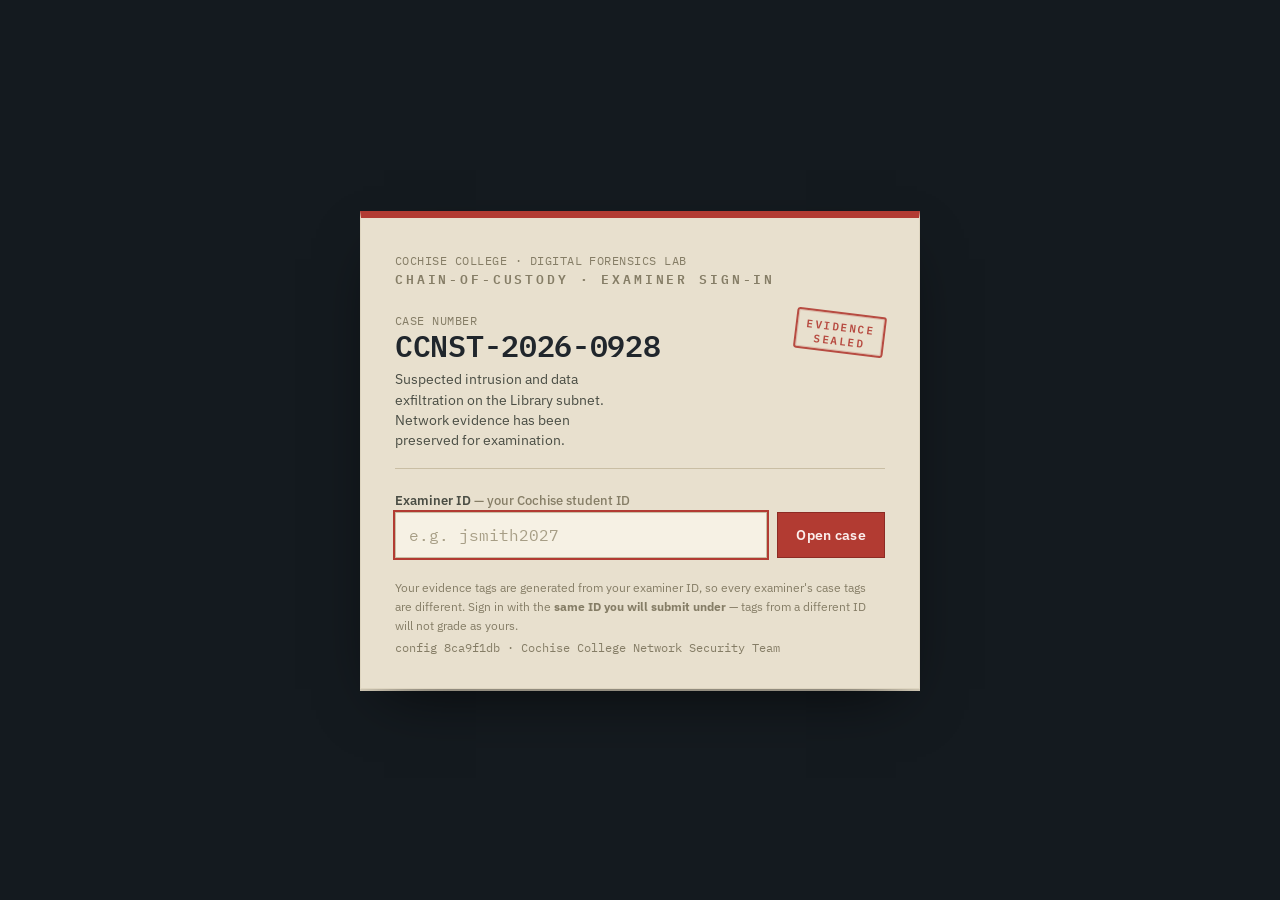
<file: forensics_midterm/index.html>
<!DOCTYPE html>
<html lang="en">
<head>
<meta charset="utf-8">
<meta name="viewport" content="width=device-width, initial-scale=1, viewport-fit=cover">
<title>Case CCNST-2026-0928 — Examination Console</title>
<link rel="preconnect" href="https://fonts.googleapis.com">
<link rel="preconnect" href="https://fonts.gstatic.com" crossorigin>
<link href="https://fonts.googleapis.com/css2?family=IBM+Plex+Mono:wght@400;500;600&family=IBM+Plex+Sans:wght@400;500;600;700&display=swap" rel="stylesheet">
<style>
:root{
  --console:#141a1f; --console-2:#19222a; --console-3:#0f141a; --panel:#1d2831;
  --line:#28353e; --line-2:#394b57;
  --ink:#e8eef2; --muted:#8597a4; --faint:#5c6c78;
  --paper:#e8e0ce; --paper-2:#ded5c0; --paper-ink:#20262c;
  --paper-line:#c9bea4; --paper-faint:#857d66;
  --seal:#b23b32; --seal-deep:#8d2b24;
  --active:#50b0a3; --active-dim:#2c6a63;
  --ok:#5ea06d; --warn:#c79a3c;
  --mono:"IBM Plex Mono",ui-monospace,"SF Mono",Menlo,Consolas,monospace;
  --sans:"IBM Plex Sans",system-ui,-apple-system,Segoe UI,Roboto,sans-serif;
  --safe-t:env(safe-area-inset-top,0px); --safe-b:env(safe-area-inset-bottom,0px);
}
*{box-sizing:border-box}
html{height:100%}
body{
  margin:0; min-height:100%; background:var(--console); color:var(--ink);
  font-family:var(--sans); font-size:15px; line-height:1.5;
  -webkit-font-smoothing:antialiased; text-rendering:optimizeLegibility;
  padding-top:var(--safe-t); padding-bottom:var(--safe-b);
}
button{font-family:inherit}
:focus-visible{outline:2px solid var(--active); outline-offset:2px}
a{color:var(--active)}

/* ---------------------------------------------------------------- gate */
#gate{
  min-height:calc(100vh - var(--safe-t) - var(--safe-b));
  display:flex; align-items:center; justify-content:center; padding:28px 18px;
}
.folder{
  width:100%; max-width:560px; background:var(--paper); color:var(--paper-ink);
  border:1px solid var(--paper-2); border-top:7px solid var(--seal);
  box-shadow:0 24px 60px -24px rgba(0,0,0,.7), 0 2px 0 var(--paper-2);
  padding:34px 34px 30px;
}
.folder .kraft{font-family:var(--mono); font-size:12px; letter-spacing:.04em; color:var(--paper-faint)}
.folder h1{
  font-size:13px; font-weight:600; letter-spacing:.22em; margin:0 0 22px;
  color:var(--paper-faint); font-family:var(--mono);
}
.coversheet{
  display:flex; justify-content:space-between; align-items:flex-start; gap:18px;
  padding-bottom:18px; margin-bottom:20px; border-bottom:1px solid var(--paper-line);
}
.coversheet .caseno{font-family:var(--mono); font-size:30px; font-weight:600; letter-spacing:-.01em; line-height:1.05}
.coversheet .sub{margin-top:8px; font-size:13.5px; color:#4a4d44; max-width:30ch}
.stamp{
  flex:none; transform:rotate(7deg); border:2.5px solid var(--seal); color:var(--seal);
  border-radius:3px; padding:5px 9px 4px; font-family:var(--mono); font-weight:600;
  font-size:11px; letter-spacing:.14em; text-align:center; line-height:1.25;
  box-shadow:inset 0 0 0 1px rgba(178,59,50,.25); opacity:.9;
}
.ctl{font-size:13px; color:#4a4d44; margin:16px 0 7px; font-weight:600}
.ctl span{color:var(--paper-faint); font-weight:500}
.idrow{display:flex; gap:10px}
#idInput{
  flex:1; min-width:0; font-family:var(--mono); font-size:16px; color:var(--paper-ink);
  background:#f1ebdc; border:1px solid var(--paper-line); border-radius:0; padding:12px 13px;
}
#idInput::placeholder{color:#a79e86}
#idInput:focus{outline:2px solid var(--seal); outline-offset:0; background:#f6f1e4}
.btn{
  border:1px solid var(--seal-deep); background:var(--seal); color:#fbeeec;
  font-weight:600; font-size:14px; padding:12px 18px; cursor:pointer; border-radius:0;
  letter-spacing:.02em; transition:background .14s ease;
}
.btn:hover{background:var(--seal-deep)}
.btn:disabled{opacity:.5; cursor:default}
.gatefoot{margin-top:20px; font-size:12px; color:var(--paper-faint); line-height:1.6}
.gatefoot code{font-family:var(--mono); color:#4a4d44}
.chain{display:flex; gap:7px; align-items:baseline; font-family:var(--mono); font-size:11.5px; color:var(--paper-faint); margin-top:4px}

/* ---------------------------------------------------------------- app shell */
#app{display:none; min-height:calc(100vh - var(--safe-t) - var(--safe-b)); flex-direction:column}
#app.on{display:flex}
.casebar{
  display:flex; align-items:center; gap:16px; flex-wrap:wrap;
  padding:10px 18px; background:var(--console-3); border-bottom:1px solid var(--line);
  position:sticky; top:0; z-index:20;
}
.casebar .badge{
  font-family:var(--mono); font-size:11px; font-weight:600; letter-spacing:.1em;
  color:var(--seal); border:1.5px solid var(--seal-deep); padding:3px 8px; border-radius:2px;
}
.casebar .cid{font-family:var(--mono); font-size:14px; font-weight:600}
.casebar .meta{font-size:12.5px; color:var(--muted)}
.casebar .meta b{color:var(--ink); font-weight:600}
.casebar .spacer{flex:1}
.casebar .exbtn{
  background:transparent; border:1px solid var(--line-2); color:var(--muted);
  font-family:var(--mono); font-size:12px; padding:5px 10px; cursor:pointer; border-radius:2px;
}
.casebar .exbtn:hover{color:var(--ink); border-color:var(--active-dim)}

.tabs{display:none; gap:2px; padding:8px 12px 0; background:var(--console-3); border-bottom:1px solid var(--line)}
.tabs button{
  flex:1; background:var(--console-2); color:var(--muted); border:1px solid var(--line);
  border-bottom:none; padding:10px; font-size:13px; font-weight:600; cursor:pointer;
}
.tabs button[aria-selected="true"]{background:var(--panel); color:var(--ink)}

.main{flex:1; display:grid; grid-template-columns:minmax(300px,380px) 1fr; min-height:0}
.nav{background:var(--console-2); border-right:1px solid var(--line); overflow-y:auto; padding:18px 16px 28px}
.viewerwrap{display:flex; flex-direction:column; min-width:0; background:var(--console-3)}

/* ---- objective / hint ---- */
.sect-h{
  font-family:var(--mono); font-size:11px; letter-spacing:.16em; color:var(--faint);
  font-weight:600; margin:0 0 10px;
}
.objective{
  background:var(--panel); border:1px solid var(--line-2); border-left:3px solid var(--active);
  padding:14px 15px; margin-bottom:8px;
}
.objective .step-k{font-family:var(--mono); font-size:11.5px; color:var(--active); font-weight:600; margin-bottom:5px}
.objective .title{font-weight:700; font-size:15.5px; margin-bottom:7px}
.objective .hint{font-size:13.5px; color:#cdd6dd; line-height:1.62}
.objective .where{
  margin-top:11px; font-family:var(--mono); font-size:12px; color:var(--muted);
  display:flex; align-items:center; gap:7px;
}
.objective .where a{color:var(--active); cursor:pointer; text-decoration:none; border-bottom:1px dotted var(--active-dim)}
.alldone{border-left-color:var(--ok)}
.alldone .step-k{color:var(--ok)}

/* ---- steps list ---- */
.steps{list-style:none; margin:22px 0 0; padding:0}
.steps li{
  display:flex; align-items:center; gap:10px; padding:7px 8px; border-radius:3px;
  font-size:13px; color:var(--muted); cursor:default;
}
.steps li .dot{
  flex:none; width:16px; height:16px; border-radius:50%; border:1.5px solid var(--line-2);
  display:grid; place-items:center; font-size:10px; font-family:var(--mono);
}
.steps li.done{color:var(--ink)}
.steps li.done .dot{background:var(--ok); border-color:var(--ok); color:#0f141a}
.steps li.active{color:var(--ink)}
.steps li.active .dot{border-color:var(--active); box-shadow:0 0 0 3px rgba(80,176,163,.15)}
.steps li.locked{opacity:.5}
.steps li .wk{margin-left:auto; font-family:var(--mono); font-size:10.5px; color:var(--faint)}
.steps li.clickable{cursor:pointer}
.steps li.clickable:hover{background:var(--console-3)}

/* ---- evidence tree ---- */
.tree{margin-top:24px}
.tree .dir{
  font-family:var(--mono); font-size:12.5px; color:var(--muted); font-weight:600;
  margin:13px 0 3px; letter-spacing:.02em;
}
.tree .file{
  display:flex; align-items:center; gap:9px; width:100%; text-align:left;
  background:none; border:none; color:#b9c6cf; font-family:var(--mono); font-size:13px;
  padding:5px 8px 5px 18px; cursor:pointer; border-radius:3px; border-left:2px solid transparent;
}
.tree .file:hover{background:var(--console-3); color:var(--ink)}
.tree .file.sel{background:var(--panel); color:var(--ink); border-left-color:var(--active)}
.tree .file .fi{color:var(--faint)}
.tree .file.sel .fi{color:var(--active)}

/* ---- viewer (paper printout) ---- */
.vhead{
  display:flex; align-items:center; gap:12px; padding:11px 18px;
  background:var(--console-2); border-bottom:1px solid var(--line); flex-wrap:wrap;
}
.vhead .path{font-family:var(--mono); font-size:13.5px; color:var(--ink); font-weight:500}
.vhead .path .pf{color:var(--faint)}
.vhead .tagn{font-family:var(--mono); font-size:11.5px; color:var(--muted); margin-left:auto}
.vhead .tagn b{color:var(--active)}
.paper{
  flex:1; overflow:auto; background:
    linear-gradient(var(--paper),var(--paper));
  margin:0;
}
.sheet{
  min-height:100%; background:var(--paper); color:var(--paper-ink);
  font-family:var(--mono); font-size:13px; line-height:1.72;
  padding:22px 26px 60px; white-space:pre; tab-size:4;
  border-left:40px solid var(--paper-2);
}
.sheet .ln{display:inline}
.empty{
  height:100%; display:grid; place-items:center; text-align:center; color:var(--muted);
  padding:40px;
}
.empty .big{font-family:var(--mono); color:var(--faint); font-size:13px; max-width:40ch; line-height:1.7}

/* candidate evidence tags inside the printout */
.tag{
  background:rgba(178,59,50,.08); border-bottom:1px solid rgba(178,59,50,.45);
  padding:0 2px; border-radius:2px; color:#7a241e;
}
.tag.got{background:rgba(94,160,109,.16); border-bottom:1px solid var(--ok); color:#2f6b3c}
.tag.got::after{content:" ✓"; color:var(--ok); font-weight:600}

/* ---- submission dock ---- */
.dock{
  background:var(--console-3); border-top:1px solid var(--line); padding:12px 18px;
  display:flex; align-items:center; gap:12px; flex-wrap:wrap; position:sticky; bottom:0; z-index:15;
}
.dock .field{display:flex; gap:9px; flex:1; min-width:260px}
#flagInput{
  flex:1; min-width:0; font-family:var(--mono); font-size:14px; color:var(--ink);
  background:var(--console); border:1px solid var(--line-2); border-radius:2px; padding:11px 13px;
}
#flagInput::placeholder{color:var(--faint)}
#flagInput:focus{border-color:var(--active); outline:none; box-shadow:0 0 0 3px rgba(80,176,163,.12)}
.sbtn{
  background:var(--active); border:1px solid var(--active-dim); color:#07110f; font-weight:700;
  padding:11px 20px; border-radius:2px; cursor:pointer; font-size:14px;
}
.sbtn:hover{background:#63c0b3}
.progress{display:flex; align-items:center; gap:11px; min-width:200px}
.bar{flex:1; height:7px; background:var(--console); border:1px solid var(--line); border-radius:4px; overflow:hidden; min-width:90px}
.bar span{display:block; height:100%; width:0; background:var(--seal); transition:width .5s cubic-bezier(.2,.7,.2,1)}
.count{font-family:var(--mono); font-size:13px; color:var(--ink); font-weight:600; white-space:nowrap}
.count b{color:var(--seal)}

/* feedback line */
#feedback{
  width:100%; order:5; font-size:13.5px; min-height:0; line-height:1.55;
  padding:0; color:var(--muted); display:none;
}
#feedback.show{display:block; padding-top:3px}
#feedback.ok{color:#8fd3a0}
#feedback.nudge{color:var(--warn)}
#feedback.bad{color:#e89b94}
#feedback b{font-family:var(--mono)}

/* capture flash on the paper */
@keyframes press{0%{transform:scale(.6) rotate(-6deg);opacity:0}40%{transform:scale(1.08) rotate(-6deg);opacity:1}100%{transform:scale(1) rotate(-6deg);opacity:1}}
.flash{
  position:fixed; z-index:60; pointer-events:none; font-family:var(--mono); font-weight:600;
  color:var(--seal); border:3px solid var(--seal); border-radius:4px; padding:8px 14px;
  font-size:14px; letter-spacing:.12em; background:rgba(232,224,206,.95);
  animation:press .5s cubic-bezier(.2,.8,.2,1) both;
  top:50%; left:50%; transform:translate(-50%,-50%) rotate(-6deg);
}

footer.foot{
  padding:10px 18px calc(10px + var(--safe-b)); background:var(--console-3);
  border-top:1px solid var(--line); font-family:var(--mono); font-size:11px; color:var(--faint);
  display:flex; gap:16px; flex-wrap:wrap; align-items:center;
}
footer.foot b{color:var(--muted)}

/* ---- export dialog ---- */
dialog#export{
  border:1px solid var(--line-2); background:var(--console-2); color:var(--ink);
  max-width:560px; width:92vw; padding:0; border-radius:4px;
}
dialog#export::backdrop{background:rgba(8,11,14,.72)}
.dlg-h{padding:16px 20px; border-bottom:1px solid var(--line); display:flex; align-items:center; gap:12px}
.dlg-h h2{font-size:15px; margin:0; font-weight:700}
.dlg-h .x{margin-left:auto; background:none; border:none; color:var(--muted); font-size:20px; cursor:pointer; line-height:1}
.dlg-b{padding:18px 20px}
.dlg-b p{margin:0 0 12px; font-size:13.5px; color:var(--muted); line-height:1.6}
.dlg-b textarea{
  width:100%; height:190px; font-family:var(--mono); font-size:12px; color:var(--ink);
  background:var(--console); border:1px solid var(--line-2); border-radius:3px; padding:12px; resize:vertical;
}
.dlg-f{display:flex; gap:10px; padding:0 20px 20px; flex-wrap:wrap}
.dlg-f .btn2{
  background:var(--active); border:1px solid var(--active-dim); color:#07110f; font-weight:600;
  padding:10px 16px; border-radius:2px; cursor:pointer; font-size:13.5px;
}
.dlg-f .btn2.ghost{background:transparent; color:var(--muted); border-color:var(--line-2)}
.dlg-f .btn2.ghost:hover{color:var(--ink)}
.warnrow{
  font-size:12.5px; color:var(--warn); background:rgba(199,154,60,.08);
  border:1px solid rgba(199,154,60,.3); padding:9px 12px; border-radius:3px; margin-bottom:14px; line-height:1.55;
}

@media (max-width:860px){
  .main{grid-template-columns:1fr}
  .tabs{display:flex}
  .nav{display:none; border-right:none}
  .viewerwrap{display:none}
  body.show-nav .nav{display:block}
  body.show-viewer .viewerwrap{display:flex}
  .casebar .meta.hideable{display:none}
  .sheet{border-left-width:22px; padding:18px 16px 50px}
}
@media (prefers-reduced-motion:reduce){
  *{animation-duration:.001s !important; transition-duration:.001s !important}
}
</style>
</head>
<body>

<!-- ============================================================ GATE -->
<section id="gate">
  <div class="folder" role="dialog" aria-labelledby="gate-h">
    <div class="kraft">COCHISE COLLEGE · DIGITAL FORENSICS LAB</div>
    <h1 id="gate-h">CHAIN-OF-CUSTODY · EXAMINER SIGN-IN</h1>

    <div class="coversheet">
      <div>
        <div class="kraft">CASE NUMBER</div>
        <div class="caseno" id="g-caseno">CCNST-2026-0928</div>
        <div class="sub">Suspected intrusion and data exfiltration on the Library subnet. Network evidence has been preserved for examination.</div>
      </div>
      <div class="stamp">EVIDENCE<br>SEALED</div>
    </div>

    <label class="ctl" for="idInput">Examiner ID <span>— your Cochise student ID</span></label>
    <div class="idrow">
      <input id="idInput" type="text" autocomplete="off" spellcheck="false"
             placeholder="e.g. jsmith2027" aria-label="Your Cochise student ID">
      <button class="btn" id="signIn">Open case</button>
    </div>

    <div class="gatefoot">
      Your evidence tags are generated from your examiner ID, so every examiner's case tags are different. Sign in with the <b>same ID you will submit under</b> — tags from a different ID will not grade as yours.
      <div class="chain"><span id="g-fp">config —</span><span>·</span><span id="g-team">Cochise College Network Security Team</span></div>
    </div>
  </div>
</section>

<!-- ============================================================ APP -->
<div id="app">
  <div class="casebar">
    <span class="badge">CASE OPEN</span>
    <span class="cid" id="b-cid">CCNST-2026-0928</span>
    <span class="meta hideable">Examiner <b id="b-ex">—</b></span>
    <span class="meta hideable">Incident <b id="b-date">—</b></span>
    <span class="spacer"></span>
    <button class="exbtn" id="switchEx" title="Sign in as a different examiner">switch examiner</button>
  </div>

  <div class="tabs" role="tablist">
    <button id="tab-nav" role="tab" aria-selected="true">Case &amp; evidence</button>
    <button id="tab-view" role="tab" aria-selected="false">Viewer</button>
  </div>

  <div class="main">
    <aside class="nav" id="nav">
      <div id="objective"></div>
      <ol class="steps" id="steps"></ol>
      <div class="tree" id="tree">
        <div class="sect-h">EVIDENCE TREE</div>
      </div>
    </aside>

    <section class="viewerwrap" id="viewerwrap">
      <div class="vhead">
        <span class="path" id="v-path"><span class="pf">no file open</span></span>
        <span class="tagn" id="v-tagn"></span>
      </div>
      <div class="paper" id="paper">
        <div class="empty"><div class="big" id="v-empty">Select a file from the evidence tree to examine it.<br>Your current objective points to where to look next.</div></div>
      </div>
    </section>
  </div>

  <div class="dock">
    <div class="field">
      <input id="flagInput" type="text" autocomplete="off" spellcheck="false"
             placeholder="Submit a case tag you found —  CCNST{...}" aria-label="Submit a flag">
      <button class="sbtn" id="submitFlag">Submit tag</button>
    </div>
    <div class="progress">
      <div class="bar" aria-hidden="true"><span id="bar"></span></div>
      <span class="count"><b id="c-found">0</b>/<span id="c-total">15</span> tags</span>
    </div>
    <button class="exbtn" id="openExport" style="font-size:13px;padding:9px 14px">Export submission</button>
    <div id="feedback" role="status" aria-live="polite"></div>
  </div>

  <footer class="foot">
    <span>CASE <b id="f-cid">—</b></span>
    <span>EXAMINER <b id="f-ex">—</b></span>
    <span>CONFIG <b id="f-fp">—</b></span>
    <span style="margin-left:auto" id="f-note">Guided network-forensics examination.</span>
  </footer>
</div>

<!-- ============================================================ EXPORT -->
<dialog id="export">
  <div class="dlg-h"><h2>Export submission</h2><button class="x" id="exClose" aria-label="Close">×</button></div>
  <div class="dlg-b">
    <div class="warnrow" id="exWarn"></div>
    <p>Hand this JSON file to your instructor as directed. It records only the tags you've captured, under examiner <b id="ex-id-note"></b>.</p>
    <textarea id="exText" readonly aria-label="Submission JSON"></textarea>
  </div>
  <div class="dlg-f">
    <button class="btn2" id="exDownload">Download .json</button>
    <button class="btn2 ghost" id="exCopy">Copy to clipboard</button>
  </div>
</dialog>

<script src="shared_hash.js"></script>
<script src="case.js"></script>
<script>
(function(){
  "use strict";
  var C = window.CASE;
  if(!C){ document.body.innerHTML = "<p style='font-family:monospace;padding:40px;color:#e89b94'>Could not load case.js / shared_hash.js. Keep all three files in the same folder.</p>"; return; }

  var $ = function(s){ return document.querySelector(s); };
  var state = {
    id:"", norm:"",
    flags:{},        // stepId -> flag value for this examiner
    byValue:{},      // flag value -> stepId
    captured:{},     // stepId -> true
    activeIdx:0,     // index of current objective step
    curFile:null
  };
  var STEPS = C.STEPS, TOTAL = STEPS.length;

  /* ---------- persistence (graceful; off on file:// if blocked) ---------- */
  function storeKey(){ return "ccnst-"+C.CONFIG.CASE_ID+"-"+state.norm; }
  function save(){
    try{ localStorage.setItem(storeKey(), JSON.stringify({captured:state.captured, activeIdx:state.activeIdx})); }catch(e){}
  }
  function load(){
    try{
      var raw = localStorage.getItem(storeKey()); if(!raw) return;
      var d = JSON.parse(raw);
      if(d && d.captured){ state.captured = d.captured; state.activeIdx = d.activeIdx||0; }
    }catch(e){}
  }

  /* ---------------------------- gate ---------------------------- */
  function initGate(){
    $("#g-caseno").textContent = C.CONFIG.CASE_ID;
    $("#g-team").textContent = C.CONFIG.TEAM;
    $("#g-fp").textContent = "config " + C.fingerprint();
    var inp = $("#idInput");
    $("#signIn").addEventListener("click", openCase);
    inp.addEventListener("keydown", function(e){ if(e.key==="Enter") openCase(); });
    inp.focus();
  }
  function openCase(){
    var raw = $("#idInput").value;
    var n = C.norm(raw);
    if(!n){ $("#idInput").focus(); return; }
    state.id = raw.trim(); state.norm = n;
    state.flags = C.allFlags(raw);
    state.byValue = {};
    STEPS.forEach(function(s){ state.byValue[state.flags[s.id]] = s.id; });
    state.captured = {}; state.activeIdx = 0; state.curFile = null;
    load();                       // resume if this examiner worked before
    recomputeActive();
    $("#gate").style.display = "none";
    $("#app").classList.add("on");
    bootApp();
  }

  /* ---------------------------- app boot ---------------------------- */
  function bootApp(){
    $("#b-cid").textContent = C.CONFIG.CASE_ID;
    $("#f-cid").textContent = C.CONFIG.CASE_ID;
    $("#b-date").textContent = C.CONFIG.INCIDENT_DATE;
    $("#b-ex").textContent = state.norm;
    $("#f-ex").textContent = state.norm;
    $("#f-fp").textContent = C.fingerprint();
    $("#c-total").textContent = TOTAL;
    buildTree();
    renderSteps();
    renderObjective();
    updateProgress();

    $("#submitFlag").addEventListener("click", doSubmit);
    $("#flagInput").addEventListener("keydown", function(e){ if(e.key==="Enter") doSubmit(); });
    $("#switchEx").addEventListener("click", switchExaminer);
    $("#openExport").addEventListener("click", openExport);
    $("#exClose").addEventListener("click", function(){ $("#export").close(); });
    $("#exDownload").addEventListener("click", downloadJSON);
    $("#exCopy").addEventListener("click", copyJSON);
    $("#tab-nav").addEventListener("click", function(){ setTab("nav"); });
    $("#tab-view").addEventListener("click", function(){ setTab("view"); });
    $("#flagInput").focus();
  }

  function switchExaminer(){
    $("#app").classList.remove("on");
    $("#gate").style.display = "flex";
    $("#idInput").value = ""; $("#idInput").focus();
    document.body.classList.remove("show-nav","show-viewer");
  }

  /* ---------------------------- evidence tree ---------------------------- */
  function buildTree(){
    var host = $("#tree");
    host.querySelectorAll(".dir,.file").forEach(function(n){ n.remove(); });
    C.TREE.forEach(function(group){
      var d = document.createElement("div"); d.className="dir"; d.textContent = group.dir + "/";
      host.appendChild(d);
      group.files.forEach(function(path){
        var b = document.createElement("button");
        b.className = "file"; b.dataset.path = path;
        b.innerHTML = '<span class="fi">▸</span>' + path.split("/").pop();
        b.addEventListener("click", function(){ openFile(path); });
        host.appendChild(b);
      });
    });
  }

  function openFile(path){
    state.curFile = path;
    document.querySelectorAll(".tree .file").forEach(function(f){
      f.classList.toggle("sel", f.dataset.path === path);
    });
    var pf = path.split("/"); var name = pf.pop();
    $("#v-path").innerHTML = '<span class="pf">'+pf.join("/")+'/</span>'+name;
    var raw = C.renderFile(path, state.id);
    $("#paper").innerHTML = '<div class="sheet" id="sheet"></div>';
    $("#sheet").innerHTML = markupTags(raw);
    // tag count in header
    var tags = $("#sheet").querySelectorAll(".tag").length;
    $("#v-tagn").innerHTML = tags ? ('candidate tags here: <b>'+tags+'</b>') : '';
    if(document.body.classList.contains("show-nav") || !document.body.classList.contains("show-viewer")){
      setTab("view");
    }
  }

  // escape, then wrap CCNST{...} candidate tags; mark captured ones
  function markupTags(text){
    var esc = text.replace(/&/g,"&amp;").replace(/</g,"&lt;").replace(/>/g,"&gt;");
    var re = new RegExp(C.CONFIG.FLAG_PREFIX.replace(/[.*+?^${}()|[\]\\]/g,"\\$&")+"\\{[^}]+\\}","g");
    return esc.replace(re, function(m){
      var got = state.captured[ state.byValue[m] ] ? " got" : "";
      return '<span class="tag'+got+'">'+m+'</span>';
    });
  }

  /* ---------------------------- objective + steps ---------------------------- */
  function recomputeActive(){
    // active objective = first step not yet captured
    var i = 0; while(i < TOTAL && state.captured[STEPS[i].id]) i++;
    state.activeIdx = i;
  }

  function renderObjective(){
    var host = $("#objective");
    if(state.activeIdx >= TOTAL){
      host.className = ""; // reset
      host.innerHTML =
        '<div class="objective alldone">'+
          '<div class="step-k">CASE COMPLETE · '+TOTAL+'/'+TOTAL+' TAGS</div>'+
          '<div class="title">All evidence tags captured</div>'+
          '<div class="hint">Every objective is closed. Export your submission from the dock below and hand it to your instructor. You can re-open any file to review your findings.</div>'+
        '</div>';
      return;
    }
    var s = STEPS[state.activeIdx];
    host.innerHTML =
      '<div class="objective">'+
        '<div class="step-k">OBJECTIVE '+(state.activeIdx+1)+' / '+TOTAL+' · WEEK '+s.week+'</div>'+
        '<div class="title">'+esc(s.title)+'</div>'+
        '<div class="hint">'+esc(s.hint)+'</div>'+
        (s.file ? '<div class="where">start here → <a data-open="'+s.file+'">'+s.file+'</a></div>' : '')+
      '</div>';
    var a = host.querySelector("[data-open]");
    if(a) a.addEventListener("click", function(){ openFile(a.dataset.open); });
  }

  function renderSteps(){
    var ol = $("#steps"); ol.innerHTML = "";
    STEPS.forEach(function(s, i){
      var li = document.createElement("li");
      var cls = "";
      if(state.captured[s.id]) cls = "done";
      else if(i === state.activeIdx) cls = "active";
      else if(i > state.activeIdx) cls = "locked";
      li.className = cls;
      // reached steps are clickable to re-read their objective/file
      var reached = state.captured[s.id] || i <= state.activeIdx;
      if(reached && s.file){ li.classList.add("clickable"); li.addEventListener("click", function(){ openFile(s.file); }); }
      li.innerHTML =
        '<span class="dot">'+(state.captured[s.id]?"✓":(i>state.activeIdx?"":""))+'</span>'+
        '<span>'+esc(s.title)+'</span>'+
        '<span class="wk">w'+s.week+'</span>';
      ol.appendChild(li);
    });
  }

  function updateProgress(){
    var n = Object.keys(state.captured).length;
    $("#c-found").textContent = n;
    $("#bar").style.width = Math.round(n/TOTAL*100)+"%";
  }

  /* ---------------------------- submission ---------------------------- */
  function doSubmit(){
    var raw = $("#flagInput").value.trim();
    if(!raw){ return; }
    var fb = $("#feedback");
    var active = STEPS[state.activeIdx];

    // 1) a valid tag for THIS examiner?
    var stepId = state.byValue[raw];
    if(stepId){
      if(state.captured[stepId]){
        var st = stepById(stepId);
        if(active && stepId !== active.id){
          say(fb,"nudge","Already captured — that's the <b>"+esc(st.title)+"</b> tag ("+st.skill+"). Your current objective is <b>"+esc(active.title)+"</b>; "+redirect(active));
        } else {
          say(fb,"nudge","You already captured the <b>"+esc(st.title)+"</b> tag.");
        }
        clearInput(); return;
      }
      capture(stepId, active);
      clearInput(); return;
    }

    // 2) a known decoy for some step?
    var decoyMsg = lookupDecoy(raw);
    if(decoyMsg){ say(fb,"nudge", esc(decoyMsg)); clearInput(false); return; }

    // 3) right format, wrong examiner / wrong case
    var re = new RegExp("^"+C.CONFIG.FLAG_PREFIX.replace(/[.*+?^${}()|[\]\\]/g,"\\$&")+"\\{.+\\}$");
    if(re.test(raw)){
      say(fb,"bad","That tag isn't valid for examiner <b>"+esc(state.norm)+"</b>. Tags are unique per examiner — if you copied it from someone else or signed in with a different ID, it won't match. Re-open the case under your own student ID.");
      clearInput(false); return;
    }

    // 4) not a tag at all
    say(fb,"bad","That doesn't look like a case tag. Tags look like <b>"+C.CONFIG.FLAG_PREFIX+"{step_…}</b> and appear on the right line of the right file.");
    clearInput(false);
  }

  function capture(stepId, active){
    state.captured[stepId] = true;
    recomputeActive();
    renderSteps(); renderObjective(); updateProgress(); save();
    // re-highlight current file (captured tag turns green)
    if(state.curFile) refreshTags();
    flashStamp();
    var st = stepById(stepId), fb = $("#feedback");
    if(active && stepId !== active.id){
      // captured a tag that wasn't the current objective (out-of-order / cross-step)
      say(fb,"ok","Captured <b>"+esc(st.title)+"</b> ("+st.skill+"). That wasn't your current objective ("+esc(active.title)+") — it still counts. Objective advanced to the next open step.");
    } else {
      say(fb,"ok","Captured <b>"+esc(st.title)+"</b>. "+ (state.activeIdx>=TOTAL
        ? "That was the last tag — the case is complete. Export your submission below."
        : "Next objective: <b>"+esc(STEPS[state.activeIdx].title)+"</b>."));
    }
  }

  function refreshTags(){
    var sheet = $("#sheet"); if(!sheet) return;
    sheet.querySelectorAll(".tag").forEach(function(sp){
      var v = sp.textContent.replace(/\s*✓$/,"");
      if(state.captured[ state.byValue[v] ]) sp.classList.add("got");
    });
  }

  function redirect(active){
    if(active.id==="exfil") return "the exfiltration is the single <b>large</b> one-shot transfer — sort the NetFlow by bytes.";
    if(active.id==="beacon") return "the beacon is the <b>small, regular</b> repeated flow — not the big transfer.";
    if(active.file) return "look in <b>"+active.file+"</b>.";
    return "re-read the objective above.";
  }

  function lookupDecoy(v){
    var D = C.DECOYS || {};
    for(var step in D){ if(D[step][v]) return D[step][v]; }
    return null;
  }

  function stepById(id){ for(var i=0;i<TOTAL;i++) if(STEPS[i].id===id) return STEPS[i]; return null; }

  function say(el, kind, html){
    el.className = "show "+kind; el.innerHTML = html;
  }
  function clearInput(blurKeep){ $("#flagInput").value=""; $("#flagInput").focus(); }

  function flashStamp(){
    var f = document.createElement("div");
    f.className = "flash"; f.textContent = "TAG CAPTURED";
    document.body.appendChild(f);
    setTimeout(function(){ f.remove(); }, 650);
  }

  /* ---------------------------- export ---------------------------- */
  function buildSubmission(){
    var flags = {};
    STEPS.forEach(function(s){ if(state.captured[s.id]) flags[s.id] = state.flags[s.id]; });
    return {
      student_id: state.id,
      case_id: C.CONFIG.CASE_ID,
      team: C.CONFIG.TEAM,
      generated: new Date().toISOString(),
      captured: Object.keys(flags).length,
      total: TOTAL,
      flags: flags
    };
  }
  function openExport(){
    var sub = buildSubmission();
    $("#exText").value = JSON.stringify(sub, null, 2);
    $("#ex-id-note").textContent = state.norm;
    var n = sub.captured, w = $("#exWarn");
    if(n < TOTAL){
      w.style.display="block";
      w.innerHTML = "You've captured <b>"+n+" of "+TOTAL+"</b> tags. You can export now and submit again later — but only captured tags are included.";
    } else { w.style.display="none"; }
    var dlg = $("#export");
    if(typeof dlg.showModal === "function") dlg.showModal(); else dlg.setAttribute("open","");
  }
  function fileName(){ return "submission_"+state.norm+"_"+C.CONFIG.CASE_ID+".json"; }
  function downloadJSON(){
    var blob = new Blob([$("#exText").value], {type:"application/json"});
    var a = document.createElement("a");
    a.href = URL.createObjectURL(blob); a.download = fileName();
    document.body.appendChild(a); a.click();
    setTimeout(function(){ URL.revokeObjectURL(a.href); a.remove(); }, 100);
  }
  function copyJSON(){
    var t = $("#exText"); t.select();
    try{ navigator.clipboard.writeText(t.value); }catch(e){ try{ document.execCommand("copy"); }catch(_){} }
    var b = $("#exCopy"), old = b.textContent; b.textContent = "Copied ✓";
    setTimeout(function(){ b.textContent = old; }, 1400);
  }

  /* ---------------------------- mobile tabs ---------------------------- */
  function setTab(which){
    var nav = which==="nav";
    $("#tab-nav").setAttribute("aria-selected", nav?"true":"false");
    $("#tab-view").setAttribute("aria-selected", nav?"false":"true");
    document.body.classList.toggle("show-nav", nav);
    document.body.classList.toggle("show-viewer", !nav);
  }

  function esc(s){ return String(s).replace(/&/g,"&amp;").replace(/</g,"&lt;").replace(/>/g,"&gt;"); }

  initGate();
})();
</script>
</body>
</html>
</file>
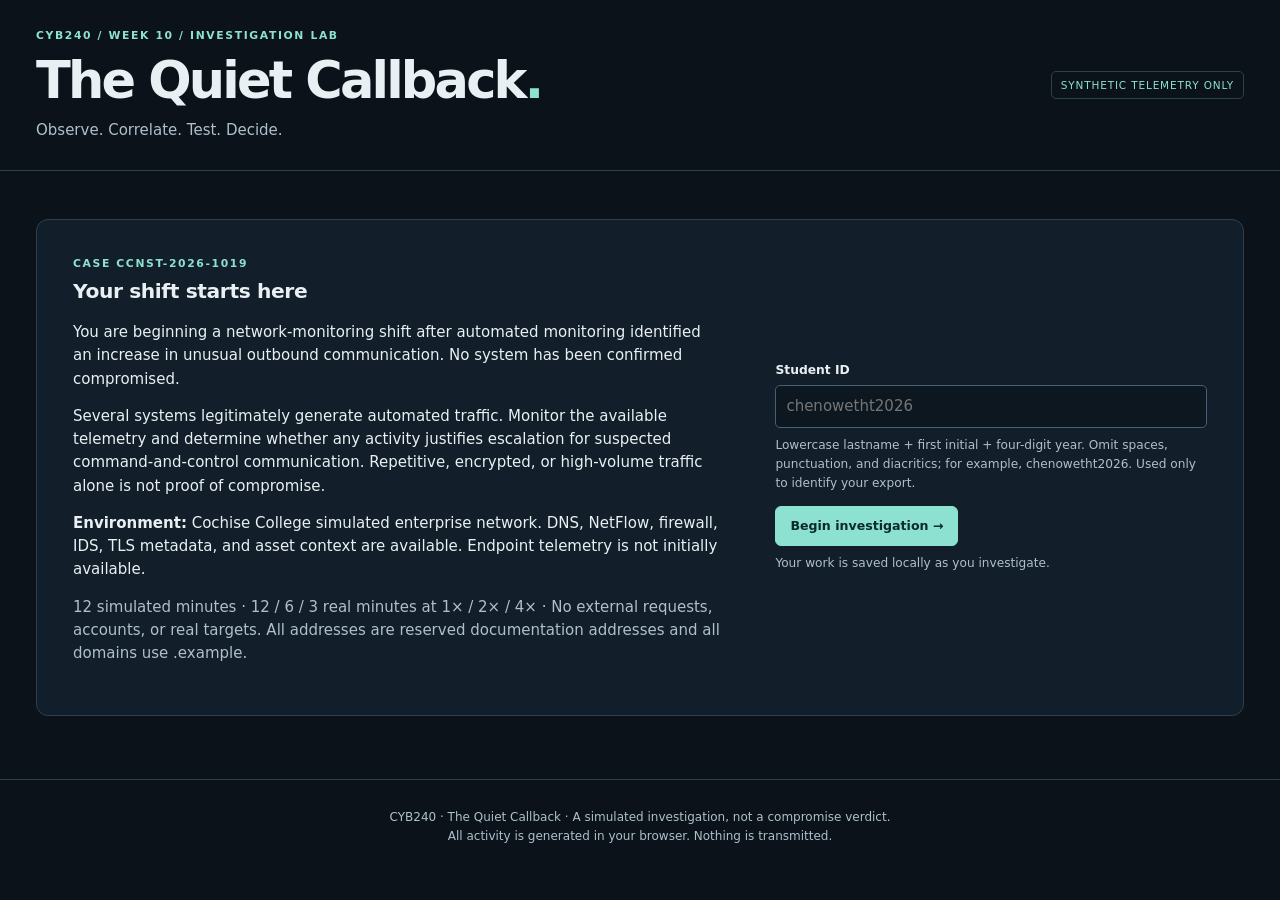
<file: week-10-quiet-callback/index.html>
<!doctype html>
<html lang="en">
<head>
  <meta charset="utf-8">
  <meta name="viewport" content="width=device-width, initial-scale=1">
  <meta http-equiv="Content-Security-Policy" content="default-src 'self'; script-src 'self'; style-src 'self'; img-src 'self' data:; connect-src 'none'; object-src 'none'; base-uri 'none'; form-action 'none'">
  <meta name="description" content="A synthetic network investigation lab for CYB240. No real C2 traffic.">
  <title>The Quiet Callback · CYB240</title>
  <link rel="stylesheet" href="styles.css">
  <script src="scenario.js" defer></script>
  <script src="app.js" defer></script>
</head>
<body>
<header class="masthead"><div><p class="eyebrow">CYB240 / WEEK 10 / INVESTIGATION LAB</p><h1>The Quiet Callback<span class="dot">.</span></h1><p class="subtitle">Observe. Correlate. Test. Decide.</p></div><span class="badge">SYNTHETIC TELEMETRY ONLY</span></header>
<main>
  <section id="brief" class="panel brief">
    <div><p class="eyebrow">CASE CCNST-2026-1019</p><h2>Your shift starts here</h2>
    <p>You are beginning a network-monitoring shift after automated monitoring identified an increase in unusual outbound communication. No system has been confirmed compromised.</p>
    <p>Several systems legitimately generate automated traffic. Monitor the available telemetry and determine whether any activity justifies escalation for suspected command-and-control communication. Repetitive, encrypted, or high-volume traffic alone is not proof of compromise.</p>
    <p><strong>Environment:</strong> Cochise College simulated enterprise network. DNS, NetFlow, firewall, IDS, TLS metadata, and asset context are available. Endpoint telemetry is not initially available.</p>
    <p class="muted">12 simulated minutes · 12 / 6 / 3 real minutes at 1× / 2× / 4× · No external requests, accounts, or real targets. All addresses are reserved documentation addresses and all domains use .example.</p></div>
    <form id="start-form"><label for="student-id">Student ID</label><input id="student-id" required pattern="[a-z]{2,}[0-9]{4}" autocomplete="off" placeholder="chenowetht2026" maxlength="64"><p class="hint">Lowercase lastname + first initial + four-digit year. Omit spaces, punctuation, and diacritics; for example, chenowetht2026. Used only to identify your export.</p><button type="submit" class="primary">Begin investigation →</button><p id="resume-hint" class="hint"></p></form>
  </section>
  <div id="workspace" hidden>
    <section class="panel toolbar" aria-label="Simulation controls"><div><p class="eyebrow">SHIFT CLOCK · SIMULATED UTC</p><strong id="clock" class="clock">10:14:00</strong><span id="run-status" class="badge">PAUSED</span><p id="identity" class="hint"></p></div><div class="controls"><button id="toggle">Resume</button><label for="speed">Speed</label><select id="speed"><option value="1">1×</option><option value="2">2×</option><option value="4">4×</option></select><button id="restart" class="quiet">Restart timeline</button><button id="new-case" class="quiet">New student / clear</button></div><progress id="progress" max="720" value="0" aria-label="Shift progress"></progress><p class="hint full">Pause freezes the simulation; released evidence stays available. Restart rewinds the same timeline and retains your writing. New student clears this browser’s saved case.</p></section>
    <div class="layout">
      <div class="evidence-column">
        <section class="panel evidence"><div class="section-heading"><div><p class="eyebrow">01 / MONITOR</p><h2>Evidence console</h2></div><span id="event-count" class="badge"></span></div>
          <div id="tabs" class="tabs" role="tablist" aria-label="Evidence sources"></div>
          <div class="filters"><label>Host<select id="host-filter"><option value="">All hosts</option></select></label><label>Destination / domain<input id="dest-filter" placeholder="IP or domain substring"></label><label>Evidence<select id="type-filter"><option value="">All types</option></select></label><label>From (UTC)<input id="from-filter" type="time" step="1" value="10:14:00"></label><label>Through (UTC)<input id="to-filter" type="time" step="1" value="10:26:00"></label><button id="clear-filters" class="quiet">Reset filters</button></div>
          <p class="hint">Filters combine with the active tab. Assets shows static inventory; only the host filter applies. Click an evidence ID to add a citation to your next notebook entry.</p><p id="filter-status" role="status" class="hint"></p>
          <div id="evidence-panel" role="tabpanel" tabindex="0"><div class="table-scroll"><table id="evidence-table"><thead></thead><tbody></tbody></table></div></div>
        </section>
        <section class="panel"><p class="eyebrow">02 / MEASURE</p><h2>Interval calculator</h2><p class="hint">Use timestamps from one comparable series of NetFlow events. Mixing sources, hosts, or destinations can distort timing. This tool computes statistics only; it makes no activity classification.</p><label for="timestamps">UTC timestamps (HH:MM:SS) or elapsed seconds, separated by commas or whitespace</label><textarea id="timestamps" rows="3" placeholder="10:14:03, 10:14:32, 10:15:03"></textarea><div class="controls"><button id="use-flows">Use visible NetFlow rows</button><button id="calculate" class="primary">Calculate intervals</button></div><p class="hint">Visible rows means all released rows matching the active tab and filters. Values are sorted; duplicates are retained. No midnight rollover.</p><output id="calc-result" aria-live="polite"></output></section>
        <section class="panel"><p class="eyebrow">03 / CORRELATE</p><h2>Staged checkpoints</h2><p class="hint">Record your reasoning as context develops. These prompts do not score or validate your conclusions.</p><div id="checkpoints"></div></section>
        <section class="panel"><p class="eyebrow">04 / TEST A HYPOTHESIS</p><h2>Additional evidence requests</h2><p class="hint">Available after 04:00 elapsed. Choose a source, explain what it would test, then request it. Synthetic responses arrive after 20 simulated seconds; the clock must be running.</p><label for="request-kind">Evidence source</label><select id="request-kind"><option value="change">Change / service records</option><option value="dns">Historical DNS context</option><option value="endpoint">Endpoint triage availability</option><option value="owner">System owner response</option></select><label for="request-reason">Question or hypothesis this request tests</label><textarea id="request-reason" rows="2" maxlength="3000"></textarea><button id="request-evidence">Submit evidence request</button><p id="request-status" role="status"></p><div id="requests"></div></section>
      </div>
      <aside class="writing-column">
        <section class="panel"><p class="eyebrow">FIELD NOTES</p><h2>Investigation notebook</h2><p class="hint">Separate what you saw from what you think it means. Notes and reports autosave on this browser; export before leaving a shared computer.</p><form id="note-form"><label for="observation">Observation</label><textarea id="observation" required rows="3" maxlength="6000"></textarea><label for="interpretation">Interpretation</label><textarea id="interpretation" required rows="3" maxlength="6000"></textarea><label for="note-confidence">Confidence</label><select id="note-confidence"><option>Insufficient Evidence</option><option>Possible</option><option>Likely</option><option>Strongly Supported</option></select><fieldset><legend>Evidence used</legend><div id="evidence-types" class="checks"></div></fieldset><label for="citations">Evidence IDs / request IDs</label><input id="citations" placeholder="E0012, E0013, A-FIN-WS34"><p class="hint">Add IDs from rows or released request responses. At least one evidence type is required.</p><button class="primary" type="submit">Save observation</button><p id="note-status" role="status"></p></form><div id="notes"></div></section>
        <section class="panel"><p class="eyebrow">05 / DECIDE & REPORT</p><h2>Analyst assessment</h2><label for="decision">Final decision</label><select id="decision"><option value="">Select a decision</option><option>Continue Monitoring</option><option>Escalate for Endpoint Investigation</option><option>Close as Expected Activity</option></select><p class="hint">Write 300–400 words total across the seven sections. Cite evidence, compare alternative explanations, and state what the available telemetry cannot establish.</p><div id="assessment-fields"></div><p id="word-count" role="status">0 / 300–400 words</p><button id="review-report">Check submission completeness</button><p id="report-status" role="status"></p><div class="controls"><button id="export-json" class="primary">Export JSON</button><button id="export-html">Export HTML</button></div><p class="hint">Draft exports are always available. Completeness checks are administrative only; no conclusion is graded in this app.</p><p id="save-status" role="status"></p></section>
      </aside>
    </div>
  </div>
</main>
<footer>CYB240 · The Quiet Callback · A simulated investigation, not a compromise verdict.<br>All activity is generated in your browser. Nothing is transmitted.</footer>
</body></html>
</file>
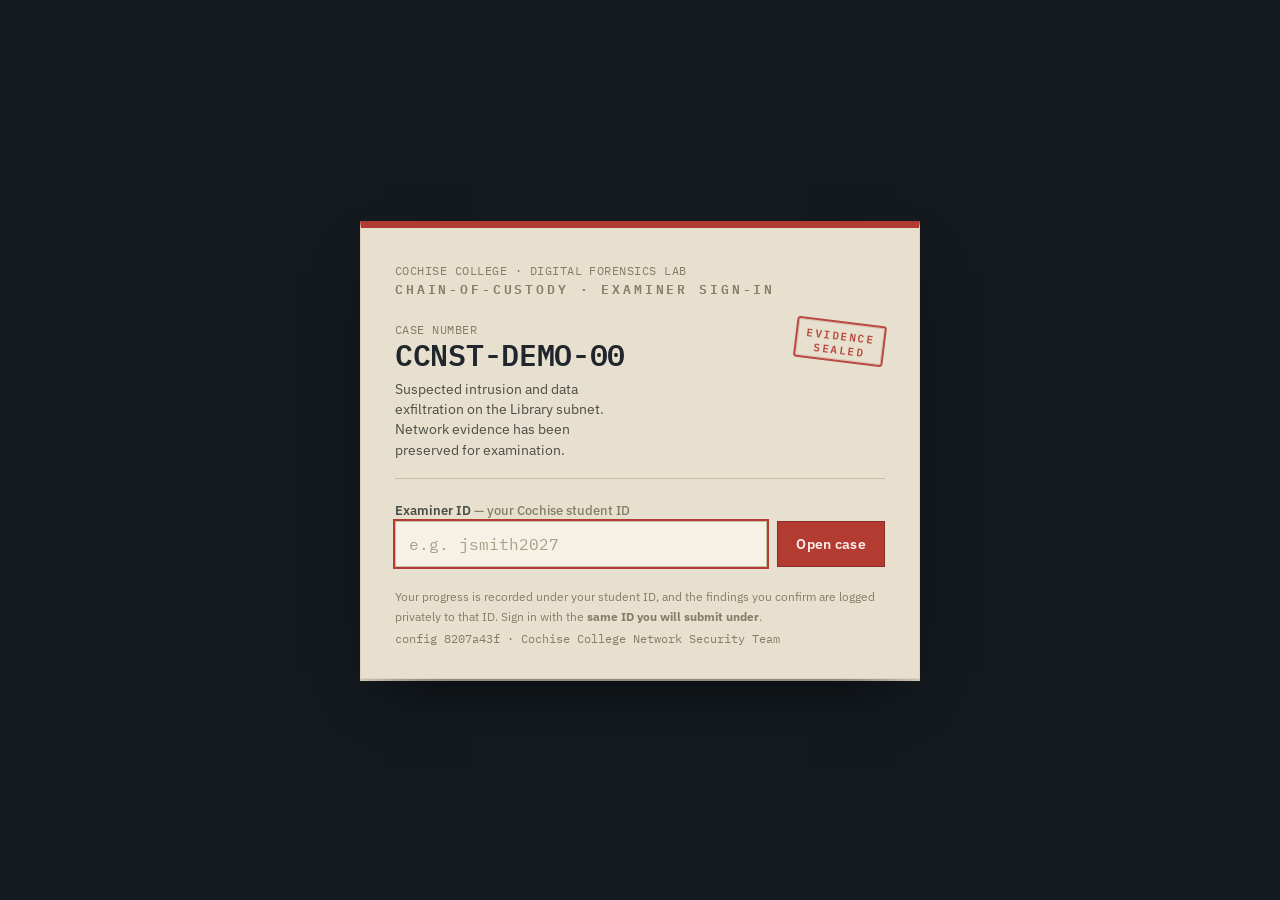
<file: demo_midterm.html>
<!DOCTYPE html>
<html lang="en">
<head>
<meta charset="utf-8">
<meta name="viewport" content="width=device-width, initial-scale=1, viewport-fit=cover">
<title>Case CCNST-2026-0928 — Examination Console</title>
<link rel="preconnect" href="https://fonts.googleapis.com">
<link rel="preconnect" href="https://fonts.gstatic.com" crossorigin>
<link href="https://fonts.googleapis.com/css2?family=IBM+Plex+Mono:wght@400;500;600&family=IBM+Plex+Sans:wght@400;500;600;700&display=swap" rel="stylesheet">
<style>
:root{
  --console:#141a1f; --console-2:#19222a; --console-3:#0f141a; --panel:#1d2831;
  --line:#28353e; --line-2:#394b57;
  --ink:#e8eef2; --muted:#8597a4; --faint:#5c6c78;
  --paper:#e8e0ce; --paper-2:#ded5c0; --paper-ink:#20262c;
  --paper-line:#c9bea4; --paper-faint:#857d66;
  --seal:#b23b32; --seal-deep:#8d2b24;
  --active:#50b0a3; --active-dim:#2c6a63;
  --ok:#5ea06d; --warn:#c79a3c;
  --mono:"IBM Plex Mono",ui-monospace,"SF Mono",Menlo,Consolas,monospace;
  --sans:"IBM Plex Sans",system-ui,-apple-system,Segoe UI,Roboto,sans-serif;
  --safe-t:env(safe-area-inset-top,0px); --safe-b:env(safe-area-inset-bottom,0px);
}
*{box-sizing:border-box}
html{height:100%}
body{
  margin:0; min-height:100%; background:var(--console); color:var(--ink);
  font-family:var(--sans); font-size:15px; line-height:1.5;
  -webkit-font-smoothing:antialiased; text-rendering:optimizeLegibility;
  padding-top:var(--safe-t); padding-bottom:var(--safe-b);
}
button{font-family:inherit}
:focus-visible{outline:2px solid var(--active); outline-offset:2px}
a{color:var(--active)}

/* ---------------------------------------------------------------- gate */
#gate{
  min-height:calc(100vh - var(--safe-t) - var(--safe-b));
  display:flex; align-items:center; justify-content:center; padding:28px 18px;
}
.folder{
  width:100%; max-width:560px; background:var(--paper); color:var(--paper-ink);
  border:1px solid var(--paper-2); border-top:7px solid var(--seal);
  box-shadow:0 24px 60px -24px rgba(0,0,0,.7), 0 2px 0 var(--paper-2);
  padding:34px 34px 30px;
}
.folder .kraft{font-family:var(--mono); font-size:12px; letter-spacing:.04em; color:var(--paper-faint)}
.folder h1{
  font-size:13px; font-weight:600; letter-spacing:.22em; margin:0 0 22px;
  color:var(--paper-faint); font-family:var(--mono);
}
.coversheet{
  display:flex; justify-content:space-between; align-items:flex-start; gap:18px;
  padding-bottom:18px; margin-bottom:20px; border-bottom:1px solid var(--paper-line);
}
.coversheet .caseno{font-family:var(--mono); font-size:30px; font-weight:600; letter-spacing:-.01em; line-height:1.05}
.coversheet .sub{margin-top:8px; font-size:13.5px; color:#4a4d44; max-width:30ch}
.stamp{
  flex:none; transform:rotate(7deg); border:2.5px solid var(--seal); color:var(--seal);
  border-radius:3px; padding:5px 9px 4px; font-family:var(--mono); font-weight:600;
  font-size:11px; letter-spacing:.14em; text-align:center; line-height:1.25;
  box-shadow:inset 0 0 0 1px rgba(178,59,50,.25); opacity:.9;
}
.ctl{font-size:13px; color:#4a4d44; margin:16px 0 7px; font-weight:600}
.ctl span{color:var(--paper-faint); font-weight:500}
.idrow{display:flex; gap:10px}
#idInput{
  flex:1; min-width:0; font-family:var(--mono); font-size:16px; color:var(--paper-ink);
  background:#f1ebdc; border:1px solid var(--paper-line); border-radius:0; padding:12px 13px;
}
#idInput::placeholder{color:#a79e86}
#idInput:focus{outline:2px solid var(--seal); outline-offset:0; background:#f6f1e4}
.btn{
  border:1px solid var(--seal-deep); background:var(--seal); color:#fbeeec;
  font-weight:600; font-size:14px; padding:12px 18px; cursor:pointer; border-radius:0;
  letter-spacing:.02em; transition:background .14s ease;
}
.btn:hover{background:var(--seal-deep)}
.btn:disabled{opacity:.5; cursor:default}
.gatefoot{margin-top:20px; font-size:12px; color:var(--paper-faint); line-height:1.6}
.gatefoot code{font-family:var(--mono); color:#4a4d44}
.chain{display:flex; gap:7px; align-items:baseline; font-family:var(--mono); font-size:11.5px; color:var(--paper-faint); margin-top:4px}

/* ---------------------------------------------------------------- app shell */
#app{display:none; min-height:calc(100vh - var(--safe-t) - var(--safe-b)); flex-direction:column}
#app.on{display:flex}
.casebar{
  display:flex; align-items:center; gap:16px; flex-wrap:wrap;
  padding:10px 18px; background:var(--console-3); border-bottom:1px solid var(--line);
  position:sticky; top:0; z-index:20;
}
.casebar .badge{
  font-family:var(--mono); font-size:11px; font-weight:600; letter-spacing:.1em;
  color:var(--seal); border:1.5px solid var(--seal-deep); padding:3px 8px; border-radius:2px;
}
.casebar .cid{font-family:var(--mono); font-size:14px; font-weight:600}
.casebar .meta{font-size:12.5px; color:var(--muted)}
.casebar .meta b{color:var(--ink); font-weight:600}
.casebar .spacer{flex:1}
.casebar .exbtn{
  background:transparent; border:1px solid var(--line-2); color:var(--muted);
  font-family:var(--mono); font-size:12px; padding:5px 10px; cursor:pointer; border-radius:2px;
}
.casebar .exbtn:hover{color:var(--ink); border-color:var(--active-dim)}

.tabs{display:none; gap:2px; padding:8px 12px 0; background:var(--console-3); border-bottom:1px solid var(--line)}
.tabs button{
  flex:1; background:var(--console-2); color:var(--muted); border:1px solid var(--line);
  border-bottom:none; padding:10px; font-size:13px; font-weight:600; cursor:pointer;
}
.tabs button[aria-selected="true"]{background:var(--panel); color:var(--ink)}

.main{flex:1; display:grid; grid-template-columns:minmax(300px,380px) 1fr; min-height:0}
.nav{background:var(--console-2); border-right:1px solid var(--line); overflow-y:auto; padding:18px 16px 28px}
.viewerwrap{display:flex; flex-direction:column; min-width:0; background:var(--console-3)}

/* ---- objective / hint ---- */
.sect-h{
  font-family:var(--mono); font-size:11px; letter-spacing:.16em; color:var(--faint);
  font-weight:600; margin:0 0 10px;
}
.objective{
  background:var(--panel); border:1px solid var(--line-2); border-left:3px solid var(--active);
  padding:14px 15px; margin-bottom:8px;
}
.objective .step-k{font-family:var(--mono); font-size:11.5px; color:var(--active); font-weight:600; margin-bottom:5px}
.objective .title{font-weight:700; font-size:15.5px; margin-bottom:7px}
.objective .hint{font-size:13.5px; color:#cdd6dd; line-height:1.62}
.objective .ask{
  margin-top:11px; padding:9px 11px; background:var(--console-3);
  border:1px solid var(--line-2); border-radius:3px;
  font-size:13px; color:var(--ink); font-weight:500;
}
.objective .ask::before{content:"▸ "; color:var(--active)}
.objective .where{
  margin-top:11px; font-family:var(--mono); font-size:12px; color:var(--muted);
  display:flex; align-items:center; gap:7px;
}
.objective .where a{color:var(--active); cursor:pointer; text-decoration:none; border-bottom:1px dotted var(--active-dim)}
.alldone{border-left-color:var(--ok)}
.alldone .step-k{color:var(--ok)}

/* ---- steps list ---- */
.steps{list-style:none; margin:22px 0 0; padding:0}
.steps li{
  display:flex; align-items:center; gap:10px; padding:7px 8px; border-radius:3px;
  font-size:13px; color:var(--muted); cursor:default;
}
.steps li .dot{
  flex:none; width:16px; height:16px; border-radius:50%; border:1.5px solid var(--line-2);
  display:grid; place-items:center; font-size:10px; font-family:var(--mono);
}
.steps li.done{color:var(--ink)}
.steps li.done .dot{background:var(--ok); border-color:var(--ok); color:#0f141a}
.steps li.active{color:var(--ink)}
.steps li.active .dot{border-color:var(--active); box-shadow:0 0 0 3px rgba(80,176,163,.15)}
.steps li.locked{opacity:.5}
.steps li.skipped{color:var(--muted)}
.steps li.skipped .dot{border-color:var(--seal); color:var(--seal)}
.steps li .wk{margin-left:auto; font-family:var(--mono); font-size:10.5px; color:var(--faint)}
.steps li.clickable{cursor:pointer}
.steps li.clickable:hover{background:var(--console-3)}

/* ---- evidence tree ---- */
.tree{margin-top:24px}
.tree .dir{
  font-family:var(--mono); font-size:12.5px; color:var(--muted); font-weight:600;
  margin:13px 0 3px; letter-spacing:.02em;
}
.tree .file{
  display:flex; align-items:center; gap:9px; width:100%; text-align:left;
  background:none; border:none; color:#b9c6cf; font-family:var(--mono); font-size:13px;
  padding:5px 8px 5px 18px; cursor:pointer; border-radius:3px; border-left:2px solid transparent;
}
.tree .file:hover{background:var(--console-3); color:var(--ink)}
.tree .file.sel{background:var(--panel); color:var(--ink); border-left-color:var(--active)}
.tree .file .fi{color:var(--faint)}
.tree .file.sel .fi{color:var(--active)}

/* ---- viewer (paper printout) ---- */
.vhead{
  display:flex; align-items:center; gap:12px; padding:11px 18px;
  background:var(--console-2); border-bottom:1px solid var(--line); flex-wrap:wrap;
}
.vhead .path{font-family:var(--mono); font-size:13.5px; color:var(--ink); font-weight:500}
.vhead .path .pf{color:var(--faint)}
.vhead .tagn{font-family:var(--mono); font-size:11.5px; color:var(--muted); margin-left:auto}
.vhead .tagn b{color:var(--active)}
.paper{
  flex:1; overflow:auto; background:
    linear-gradient(var(--paper),var(--paper));
  margin:0;
}
.sheet{
  min-height:100%; background:var(--paper); color:var(--paper-ink);
  font-family:var(--mono); font-size:13px; line-height:1.72;
  padding:22px 26px 60px; white-space:pre; tab-size:4;
  border-left:40px solid var(--paper-2);
}
.sheet .ln{display:inline}
.empty{
  height:100%; display:grid; place-items:center; text-align:center; color:var(--muted);
  padding:40px;
}
.empty .big{font-family:var(--mono); color:var(--faint); font-size:13px; max-width:40ch; line-height:1.7}

/* candidate evidence tags inside the printout */
.tag{
  background:rgba(178,59,50,.08); border-bottom:1px solid rgba(178,59,50,.45);
  padding:0 2px; border-radius:2px; color:#7a241e;
}
.tag.got{background:rgba(94,160,109,.16); border-bottom:1px solid var(--ok); color:#2f6b3c}
.tag.got::after{content:" ✓"; color:var(--ok); font-weight:600}

/* ---- submission dock ---- */
.dock{
  background:var(--console-3); border-top:1px solid var(--line); padding:12px 18px;
  display:flex; align-items:center; gap:12px; flex-wrap:wrap; position:sticky; bottom:0; z-index:15;
}
.dock .field{display:flex; gap:9px; flex:1; min-width:260px}
#flagInput{
  flex:1; min-width:0; font-family:var(--mono); font-size:14px; color:var(--ink);
  background:var(--console); border:1px solid var(--line-2); border-radius:2px; padding:11px 13px;
}
#flagInput::placeholder{color:var(--faint)}
#flagInput:focus{border-color:var(--active); outline:none; box-shadow:0 0 0 3px rgba(80,176,163,.12)}
.sbtn{
  background:var(--active); border:1px solid var(--active-dim); color:#07110f; font-weight:700;
  padding:11px 20px; border-radius:2px; cursor:pointer; font-size:14px;
}
.sbtn:hover{background:#63c0b3}
.skipbtn{
  background:transparent; border:1px solid var(--line-2); color:var(--muted);
  padding:11px 14px; border-radius:2px; cursor:pointer; font-size:13px;
}
.skipbtn:hover{border-color:var(--active-dim); color:var(--ink)}
.skipbtn:disabled{opacity:.4; cursor:default}
.skipbtn:disabled:hover{border-color:var(--line-2); color:var(--muted)}

/* per-objective reasoning box */
.objective .reason{margin-top:12px}
.objective .reason label{
  display:block; font-family:var(--mono); font-size:10.5px; letter-spacing:.08em;
  text-transform:uppercase; color:var(--muted); margin-bottom:5px;
}
.objective .reason label span{text-transform:none; letter-spacing:0; color:var(--faint); font-weight:400}
.objective .reason textarea{
  width:100%; min-height:72px; resize:vertical; box-sizing:border-box;
  background:var(--console-3); border:1px solid var(--line-2); border-radius:3px;
  color:var(--ink); font-family:inherit; font-size:13px; line-height:1.5; padding:8px 10px;
}
.objective .reason textarea:focus{border-color:var(--active); outline:none; box-shadow:0 0 0 3px rgba(80,176,163,.12)}
.objective .reason .saved{font-family:var(--mono); font-size:10px; color:var(--active); margin-top:4px; height:12px; opacity:0; transition:opacity .2s}
.objective .reason .saved.on{opacity:.9}

/* summary box in export dialog */
.sumbox{margin:4px 0 14px}
.sumbox label{display:block; font-size:12.5px; color:var(--muted); margin-bottom:6px}
.sumbox textarea{
  width:100%; min-height:90px; resize:vertical; box-sizing:border-box;
  background:#fff; border:1px solid #d9cfb8; border-radius:4px;
  font-family:inherit; font-size:13px; line-height:1.55; padding:9px 11px; color:#2a2a28;
}
.progress{display:flex; align-items:center; gap:11px; min-width:200px}
.bar{flex:1; height:7px; background:var(--console); border:1px solid var(--line); border-radius:4px; overflow:hidden; min-width:90px}
.bar span{display:block; height:100%; width:0; background:var(--seal); transition:width .5s cubic-bezier(.2,.7,.2,1)}
.count{font-family:var(--mono); font-size:13px; color:var(--ink); font-weight:600; white-space:nowrap}
.count b{color:var(--seal)}

/* feedback line */
#feedback{
  width:100%; order:5; font-size:13.5px; min-height:0; line-height:1.55;
  padding:0; color:var(--muted); display:none;
}
#feedback.show{display:block; padding-top:3px}
#feedback.ok{color:#8fd3a0}
#feedback.nudge{color:var(--warn)}
#feedback.bad{color:#e89b94}
#feedback b{font-family:var(--mono)}

/* capture flash on the paper */
@keyframes press{0%{transform:scale(.6) rotate(-6deg);opacity:0}40%{transform:scale(1.08) rotate(-6deg);opacity:1}100%{transform:scale(1) rotate(-6deg);opacity:1}}
.flash{
  position:fixed; z-index:60; pointer-events:none; font-family:var(--mono); font-weight:600;
  color:var(--seal); border:3px solid var(--seal); border-radius:4px; padding:8px 14px;
  font-size:14px; letter-spacing:.12em; background:rgba(232,224,206,.95);
  animation:press .5s cubic-bezier(.2,.8,.2,1) both;
  top:50%; left:50%; transform:translate(-50%,-50%) rotate(-6deg);
}

footer.foot{
  padding:10px 18px calc(10px + var(--safe-b)); background:var(--console-3);
  border-top:1px solid var(--line); font-family:var(--mono); font-size:11px; color:var(--faint);
  display:flex; gap:16px; flex-wrap:wrap; align-items:center;
}
footer.foot b{color:var(--muted)}

/* ---- export dialog ---- */
dialog#export{
  border:1px solid var(--line-2); background:var(--console-2); color:var(--ink);
  max-width:560px; width:92vw; padding:0; border-radius:4px;
}
dialog#export::backdrop{background:rgba(8,11,14,.72)}
.dlg-h{padding:16px 20px; border-bottom:1px solid var(--line); display:flex; align-items:center; gap:12px}
.dlg-h h2{font-size:15px; margin:0; font-weight:700}
.dlg-h .x{margin-left:auto; background:none; border:none; color:var(--muted); font-size:20px; cursor:pointer; line-height:1}
.dlg-b{padding:18px 20px}
.dlg-b p{margin:0 0 12px; font-size:13.5px; color:var(--muted); line-height:1.6}
.dlg-b textarea{
  width:100%; height:190px; font-family:var(--mono); font-size:12px; color:var(--ink);
  background:var(--console); border:1px solid var(--line-2); border-radius:3px; padding:12px; resize:vertical;
}
.dlg-f{display:flex; gap:10px; padding:0 20px 20px; flex-wrap:wrap}
.dlg-f .btn2{
  background:var(--active); border:1px solid var(--active-dim); color:#07110f; font-weight:600;
  padding:10px 16px; border-radius:2px; cursor:pointer; font-size:13.5px;
}
.dlg-f .btn2.ghost{background:transparent; color:var(--muted); border-color:var(--line-2)}
.dlg-f .btn2.ghost:hover{color:var(--ink)}
.warnrow{
  font-size:12.5px; color:var(--warn); background:rgba(199,154,60,.08);
  border:1px solid rgba(199,154,60,.3); padding:9px 12px; border-radius:3px; margin-bottom:14px; line-height:1.55;
}

@media (max-width:860px){
  .main{grid-template-columns:1fr}
  .tabs{display:flex}
  .nav{display:none; border-right:none}
  .viewerwrap{display:none}
  body.show-nav .nav{display:block}
  body.show-viewer .viewerwrap{display:flex}
  .casebar .meta.hideable{display:none}
  .sheet{border-left-width:22px; padding:18px 16px 50px}
}
@media (prefers-reduced-motion:reduce){
  *{animation-duration:.001s !important; transition-duration:.001s !important}
}
</style>
</head>
<body>

<!-- ============================================================ GATE -->
<section id="gate">
  <div class="folder" role="dialog" aria-labelledby="gate-h">
    <div class="kraft">COCHISE COLLEGE · DIGITAL FORENSICS LAB</div>
    <h1 id="gate-h">CHAIN-OF-CUSTODY · EXAMINER SIGN-IN</h1>

    <div class="coversheet">
      <div>
        <div class="kraft">CASE NUMBER</div>
        <div class="caseno" id="g-caseno">CCNST-2026-0928</div>
        <div class="sub">Suspected intrusion and data exfiltration on the Library subnet. Network evidence has been preserved for examination.</div>
      </div>
      <div class="stamp">EVIDENCE<br>SEALED</div>
    </div>

    <label class="ctl" for="idInput">Examiner ID <span>— your Cochise student ID</span></label>
    <div class="idrow">
      <input id="idInput" type="text" autocomplete="off" spellcheck="false"
             placeholder="e.g. jsmith2027" aria-label="Your Cochise student ID">
      <button class="btn" id="signIn">Open case</button>
    </div>

    <div class="gatefoot">
      Your progress is recorded under your student ID, and the findings you confirm are logged privately to that ID. Sign in with the <b>same ID you will submit under</b>.
      <div class="chain"><span id="g-fp">config —</span><span>·</span><span id="g-team">Cochise College Network Security Team</span></div>
    </div>
  </div>
</section>

<!-- ============================================================ APP -->
<div id="app">
  <div class="casebar">
    <span class="badge">CASE OPEN</span>
    <span class="cid" id="b-cid">CCNST-2026-0928</span>
    <span class="meta hideable">Examiner <b id="b-ex">—</b></span>
    <span class="meta hideable">Incident <b id="b-date">—</b></span>
    <span class="spacer"></span>
    <button class="exbtn" id="switchEx" title="Sign in as a different examiner">switch examiner</button>
  </div>

  <div class="tabs" role="tablist">
    <button id="tab-nav" role="tab" aria-selected="true">Case &amp; evidence</button>
    <button id="tab-view" role="tab" aria-selected="false">Viewer</button>
  </div>

  <div class="main">
    <aside class="nav" id="nav">
      <div id="objective"></div>
      <ol class="steps" id="steps"></ol>
      <div class="tree" id="tree">
        <div class="sect-h">EVIDENCE TREE</div>
      </div>
    </aside>

    <section class="viewerwrap" id="viewerwrap">
      <div class="vhead">
        <span class="path" id="v-path"><span class="pf">no file open</span></span>
        <span class="tagn" id="v-tagn"></span>
      </div>
      <div class="paper" id="paper">
        <div class="empty"><div class="big" id="v-empty">Select a file from the evidence tree to examine it.<br>Your current objective points to where to look next.</div></div>
      </div>
    </section>
  </div>

  <div class="dock">
    <div class="field">
      <input id="flagInput" type="text" autocomplete="off" spellcheck="false"
             placeholder="Enter the finding your objective asks for" aria-label="Submit your finding for the current objective">
      <button class="sbtn" id="submitFlag">Submit finding</button>
      <button class="skipbtn" id="skipStep" title="Move on and come back later — your reasoning is still saved">Skip for now</button>
    </div>
    <div class="progress">
      <div class="bar" aria-hidden="true"><span id="bar"></span></div>
      <span class="count"><b id="c-found">0</b>/<span id="c-total">15</span> found</span>
    </div>
    <button class="exbtn" id="openExport" style="font-size:13px;padding:9px 14px">Export submission</button>
    <div id="feedback" role="status" aria-live="polite"></div>
  </div>

  <footer class="foot">
    <span>CASE <b id="f-cid">—</b></span>
    <span>EXAMINER <b id="f-ex">—</b></span>
    <span>CONFIG <b id="f-fp">—</b></span>
    <span style="margin-left:auto" id="f-note">Guided network-forensics examination.</span>
  </footer>
</div>

<!-- ============================================================ EXPORT -->
<dialog id="export">
  <div class="dlg-h"><h2>Export submission</h2><button class="x" id="exClose" aria-label="Close">×</button></div>
  <div class="dlg-b">
    <div class="warnrow" id="exWarn"></div>
    <p>Hand the <b>.json</b> file to your instructor as directed. It records your confirmed findings and your written reasoning for examiner <b id="ex-id-note"></b>.</p>
    <div class="sumbox">
      <label for="summaryInput">Analyst summary (optional) — in a few sentences, what happened and how you know. Included in your submission.</label>
      <textarea id="summaryInput" spellcheck="true" placeholder="e.g. A rogue host on the Library VLAN authenticated as jturner off-hours, beaconed to a C2 host, then moved ~48MB to an external bucket; I correlated the IDS alert to the firewall allow by converting MST to UTC\u2026"></textarea>
    </div>
    <textarea id="exText" readonly aria-label="Submission JSON"></textarea>
  </div>
  <div class="dlg-f">
    <button class="btn2" id="exDownload">Download .json</button>
    <button class="btn2 ghost" id="exCopy">Copy to clipboard</button>
    <button class="btn2 ghost" id="exReport">Download report (.html)</button>
  </div>
</dialog>

<script src="demo_shared_hash.js"></script>
<script src="demo_case.js"></script>
<script>
(function(){
  "use strict";
  var C = window.CASE;
  if(!C){ document.body.innerHTML = "<p style='font-family:monospace;padding:40px;color:#e89b94'>Could not load case.js / shared_hash.js. Keep all three files in the same folder.</p>"; return; }

  var $ = function(s){ return document.querySelector(s); };
  var state = {
    id:"", norm:"",
    flags:{},        // stepId -> this examiner's flag (recorded on a correct finding)
    captured:{},     // stepId -> true
    skipped:{},      // stepId -> true (moved past without solving)
    notes:{},        // stepId -> reasoning text (saved even when unsolved)
    summary:"",      // overall analyst summary
    reachedMax:0,    // highest objective index the examiner has reached
    activeIdx:0,     // index of current objective step
    curFile:null
  };
  var STEPS = C.STEPS, TOTAL = STEPS.length;

  /* ---------- persistence (graceful; off on file:// if blocked) ---------- */
  function storeKey(){ return "ccnst-"+C.CONFIG.CASE_ID+"-"+state.norm; }
  function save(){
    try{ localStorage.setItem(storeKey(), JSON.stringify({
      captured:state.captured, skipped:state.skipped, notes:state.notes,
      summary:state.summary, reachedMax:state.reachedMax, activeIdx:state.activeIdx
    })); }catch(e){}
  }
  function load(){
    try{
      var raw = localStorage.getItem(storeKey()); if(!raw) return;
      var d = JSON.parse(raw);
      if(d && d.captured){
        state.captured = d.captured; state.activeIdx = d.activeIdx||0;
        state.skipped = d.skipped||{}; state.notes = d.notes||{};
        state.summary = d.summary||""; state.reachedMax = d.reachedMax||0;
      }
    }catch(e){}
  }

  /* ---------------------------- gate ---------------------------- */
  function initGate(){
    $("#g-caseno").textContent = C.CONFIG.CASE_ID;
    $("#g-team").textContent = C.CONFIG.TEAM;
    $("#g-fp").textContent = "config " + C.fingerprint();
    var inp = $("#idInput");
    $("#signIn").addEventListener("click", openCase);
    inp.addEventListener("keydown", function(e){ if(e.key==="Enter") openCase(); });
    inp.focus();
  }
  function openCase(){
    var raw = $("#idInput").value;
    var n = C.norm(raw);
    if(!n){ $("#idInput").focus(); return; }
    state.id = raw.trim(); state.norm = n;
    state.flags = {};             // filled per step as findings are confirmed
    state.captured = {}; state.skipped = {}; state.notes = {};
    state.summary = ""; state.reachedMax = 0;
    state.activeIdx = 0; state.curFile = null;
    load();                       // resume if this examiner worked before
    recomputeActive();
    $("#gate").style.display = "none";
    $("#app").classList.add("on");
    bootApp();
  }

  /* ---------------------------- app boot ---------------------------- */
  function bootApp(){
    $("#b-cid").textContent = C.CONFIG.CASE_ID;
    $("#f-cid").textContent = C.CONFIG.CASE_ID;
    $("#b-date").textContent = C.CONFIG.INCIDENT_DATE;
    $("#b-ex").textContent = state.norm;
    $("#f-ex").textContent = state.norm;
    $("#f-fp").textContent = C.fingerprint();
    $("#c-total").textContent = TOTAL;
    buildTree();
    renderSteps();
    renderObjective();
    updateProgress();

    $("#submitFlag").addEventListener("click", doSubmit);
    $("#skipStep").addEventListener("click", skipStep);
    $("#flagInput").addEventListener("keydown", function(e){ if(e.key==="Enter") doSubmit(); });
    $("#switchEx").addEventListener("click", switchExaminer);
    $("#openExport").addEventListener("click", openExport);
    $("#exClose").addEventListener("click", function(){ $("#export").close(); });
    $("#exDownload").addEventListener("click", downloadJSON);
    $("#exCopy").addEventListener("click", copyJSON);
    $("#exReport").addEventListener("click", downloadReport);
    $("#summaryInput").addEventListener("input", function(){ state.summary = $("#summaryInput").value; save(); refreshExportJSON(); });
    $("#tab-nav").addEventListener("click", function(){ setTab("nav"); });
    $("#tab-view").addEventListener("click", function(){ setTab("view"); });
    $("#flagInput").focus();
  }

  function switchExaminer(){
    $("#app").classList.remove("on");
    $("#gate").style.display = "flex";
    $("#idInput").value = ""; $("#idInput").focus();
    document.body.classList.remove("show-nav","show-viewer");
  }

  /* ---------------------------- evidence tree ---------------------------- */
  function buildTree(){
    var host = $("#tree");
    host.querySelectorAll(".dir,.file").forEach(function(n){ n.remove(); });
    C.TREE.forEach(function(group){
      var d = document.createElement("div"); d.className="dir"; d.textContent = group.dir + "/";
      host.appendChild(d);
      group.files.forEach(function(path){
        var b = document.createElement("button");
        b.className = "file"; b.dataset.path = path;
        b.innerHTML = '<span class="fi">▸</span>' + path.split("/").pop();
        b.addEventListener("click", function(){ openFile(path); });
        host.appendChild(b);
      });
    });
  }

  function openFile(path){
    state.curFile = path;
    document.querySelectorAll(".tree .file").forEach(function(f){
      f.classList.toggle("sel", f.dataset.path === path);
    });
    var pf = path.split("/"); var name = pf.pop();
    $("#v-path").innerHTML = '<span class="pf">'+pf.join("/")+'/</span>'+name;
    var raw = C.renderFile(path, state.id);
    $("#paper").innerHTML = '<div class="sheet" id="sheet"></div>';
    $("#sheet").textContent = raw;
    $("#v-tagn").innerHTML = '';
    if(document.body.classList.contains("show-nav") || !document.body.classList.contains("show-viewer")){
      setTab("view");
    }
  }

  /* ---------------------------- objective + steps ---------------------------- */
  function recomputeActive(){
    // next objective = first step that is neither solved nor skipped;
    // if none, revisit the first skipped-but-unsolved; else the case is complete.
    var i = 0; while(i < TOTAL && (state.captured[STEPS[i].id] || state.skipped[STEPS[i].id])) i++;
    if(i >= TOTAL){
      i = 0; while(i < TOTAL && state.captured[STEPS[i].id]) i++; // first unsolved (a skipped one) or TOTAL
    }
    state.activeIdx = i;
    markReached();
  }
  function markReached(){
    if(state.activeIdx < TOTAL && state.activeIdx > state.reachedMax) state.reachedMax = state.activeIdx;
  }
  function openCount(){ // skipped-but-unsolved objectives still awaiting a finding
    return STEPS.filter(function(s){ return state.skipped[s.id] && !state.captured[s.id]; }).length;
  }
  function focusStep(i){        // revisit an already-reached objective
    state.activeIdx = i;
    renderSteps(); renderObjective();
    if(STEPS[i].guided && STEPS[i].file) openFile(STEPS[i].file);
  }

  function renderObjective(){
    var host = $("#objective");
    var solved = Object.keys(state.captured).length;
    if(state.activeIdx >= TOTAL){
      var open = openCount();
      host.className = "";
      host.innerHTML =
        '<div class="objective alldone">'+
          '<div class="step-k">'+(solved===TOTAL ? "CASE COMPLETE · " : "ALL OBJECTIVES REACHED · ")+solved+'/'+TOTAL+' SOLVED</div>'+
          '<div class="title">'+(solved===TOTAL ? "All findings recorded" : "Findings recorded where solved")+'</div>'+
          '<div class="hint">'+
            (open>0
              ? 'You skipped <b>'+open+'</b> objective'+(open>1?'s':'')+' — they\u2019re marked in the list above; click one to go back and try its finding. '
              : '')+
            'Write an analyst summary and export your submission from the dock below. Your reasoning on every objective is saved and included — if a finding is wrong but your logic is sound, your instructor can still award credit.'+
          '</div>'+
        '</div>';
      setAsk(null);
      return;
    }
    var s = STEPS[state.activeIdx];
    var revisiting = state.captured[s.id] || state.skipped[s.id];
    host.innerHTML =
      '<div class="objective">'+
        '<div class="step-k">OBJECTIVE '+(state.activeIdx+1)+' / '+TOTAL+' · WEEK '+s.week+
          (state.captured[s.id] ? ' · <span style="color:var(--active)">SOLVED</span>' : (state.skipped[s.id] ? ' · <span style="color:var(--seal)">SKIPPED</span>' : ''))+'</div>'+
        '<div class="title">'+esc(s.title)+'</div>'+
        '<div class="hint">'+esc(s.hint)+'</div>'+
        '<div class="ask">'+esc(s.prompt)+'</div>'+
        ((s.guided && s.file) ? '<div class="where">start here → <a data-open="'+s.file+'">'+s.file+'</a></div>' : '')+
        '<div class="reason">'+
          '<label for="noteInput">Your reasoning <span>— what did you check, and why? (counts toward your report)</span></label>'+
          '<textarea id="noteInput" spellcheck="true" placeholder="e.g. Checked dhcp.log for a lease whose MAC wasn\u2019t in the 00:1b:44 managed range\u2026"></textarea>'+
          '<div class="saved" id="noteSaved">saved</div>'+
        '</div>'+
      '</div>';
    var a = host.querySelector("[data-open]");
    if(a) a.addEventListener("click", function(){ openFile(a.dataset.open); });
    // wire the reasoning box (no re-render on input, so focus is preserved)
    var ta = $("#noteInput");
    ta.value = state.notes[s.id] || "";
    ta.addEventListener("input", function(){ onNote(s.id, ta.value); });
    setAsk(s.prompt);
  }

  var noteTimer=null;
  function onNote(stepId, val){
    state.notes[stepId] = val;
    if(noteTimer) clearTimeout(noteTimer);
    noteTimer = setTimeout(function(){
      save();
      var tag=$("#noteSaved"); if(tag){ tag.classList.add("on"); setTimeout(function(){ tag.classList.remove("on"); }, 900); }
    }, 350);
  }

  function setAsk(prompt){
    var inp = $("#flagInput"), skip = $("#skipStep");
    inp.placeholder = prompt ? prompt : "All objectives reached — nothing to submit here";
    inp.disabled = !prompt;
    if(skip) skip.disabled = !prompt;
  }

  function renderSteps(){
    var ol = $("#steps"); ol.innerHTML = "";
    STEPS.forEach(function(s, i){
      var li = document.createElement("li");
      var cls = "";
      if(state.captured[s.id]) cls = "done";
      else if(state.skipped[s.id]) cls = "skipped";
      else if(i === state.activeIdx) cls = "active";
      else if(i > state.reachedMax) cls = "locked";
      li.className = cls;
      // any reached objective (solved, skipped, or already visited) can be re-opened
      var reached = state.captured[s.id] || state.skipped[s.id] || i <= state.reachedMax;
      if(reached){ li.classList.add("clickable"); li.addEventListener("click", function(){ focusStep(i); }); }
      var mark = state.captured[s.id] ? "✓" : (state.skipped[s.id] ? "–" : "");
      li.innerHTML =
        '<span class="dot">'+mark+'</span>'+
        '<span>'+esc(s.title)+'</span>'+
        '<span class="wk">w'+s.week+'</span>';
      ol.appendChild(li);
    });
  }

  function updateProgress(){
    var n = Object.keys(state.captured).length;
    $("#c-found").textContent = n;
    $("#bar").style.width = Math.round(n/TOTAL*100)+"%";
  }

  /* ---------------------------- submission ---------------------------- */
  function doSubmit(){
    var raw = $("#flagInput").value.trim();
    if(!raw){ return; }
    if(state.activeIdx >= TOTAL){ return; }
    var fb = $("#feedback");
    var active = STEPS[state.activeIdx];
    if(state.captured[active.id]){ say(fb,"nudge","You already solved <b>"+esc(active.title)+"</b>. Pick another objective from the list, or export your submission."); clearInput(); return; }
    var res = C.check(active.id, raw);

    if(res.status === "correct"){ capture(active.id); clearInput(); return; }
    if(res.status === "decoy"){ say(fb,"nudge", esc(res.msg)); clearInput(); return; }
    say(fb,"bad","Not quite. That isn't the finding this objective is after — re-read the objective, work the evidence, and try again. (You're looking for: "+esc(active.prompt)+") You can also jot your reasoning and <b>Skip for now</b>.");
    clearInput();
  }

  function capture(stepId){
    state.captured[stepId] = true;
    delete state.skipped[stepId];
    state.flags[stepId] = state.flags[stepId] || C.flagFor(state.id, stepId);
    recomputeActive();
    renderSteps(); renderObjective(); updateProgress(); save();
    flashStamp();
    var st = stepById(stepId), fb = $("#feedback");
    var done = Object.keys(state.captured).length;
    say(fb,"ok","Correct — <b>"+esc(st.title)+"</b> recorded. "+ (state.activeIdx>=TOTAL
      ? (done===TOTAL ? "That was the last objective — the case is complete. Export your submission below."
                      : "All objectives reached. Revisit any you skipped from the list, or export below.")
      : "Next objective: <b>"+esc(STEPS[state.activeIdx].title)+"</b>."));
  }

  function skipStep(){
    if(state.activeIdx >= TOTAL) return;
    var s = STEPS[state.activeIdx];
    if(state.captured[s.id]){ return; }
    state.skipped[s.id] = true;
    recomputeActive();
    renderSteps(); renderObjective(); save();
    var fb = $("#feedback");
    say(fb,"nudge","Skipped <b>"+esc(s.title)+"</b> for now — your reasoning is saved. "+ (state.activeIdx>=TOTAL
      ? "You've reached the end; click a skipped objective in the list to come back to it."
      : "You can return to it anytime from the list."));
    clearInput();
  }

  function stepById(id){ for(var i=0;i<TOTAL;i++) if(STEPS[i].id===id) return STEPS[i]; return null; }

  function say(el, kind, html){
    el.className = "show "+kind; el.innerHTML = html;
  }
  function clearInput(blurKeep){ $("#flagInput").value=""; $("#flagInput").focus(); }

  function flashStamp(){
    var f = document.createElement("div");
    f.className = "flash"; f.textContent = "FINDING LOGGED";
    document.body.appendChild(f);
    setTimeout(function(){ f.remove(); }, 650);
  }

  /* ---------------------------- export ---------------------------- */
  function buildSubmission(){
    var flags = {}, steps = {};
    STEPS.forEach(function(s){
      if(state.captured[s.id]) flags[s.id] = C.flagFor(state.id, s.id);
      var note = (state.notes[s.id]||"").trim();
      if(state.captured[s.id] || state.skipped[s.id] || note){
        steps[s.id] = {
          title: s.title, week: s.week,
          solved: !!state.captured[s.id],
          skipped: !!state.skipped[s.id] && !state.captured[s.id],
          reasoning: note
        };
      }
    });
    return {
      student_id: state.id,
      case_id: C.CONFIG.CASE_ID,
      team: C.CONFIG.TEAM,
      generated: new Date().toISOString(),
      captured: Object.keys(flags).length,
      total: TOTAL,
      flags: flags,
      report: { summary: (state.summary||"").trim(), steps: steps }
    };
  }
  function refreshExportJSON(){ $("#exText").value = JSON.stringify(buildSubmission(), null, 2); }
  function openExport(){
    var sub = buildSubmission();
    $("#summaryInput").value = state.summary || "";
    $("#exText").value = JSON.stringify(sub, null, 2);
    $("#ex-id-note").textContent = state.norm;
    var n = sub.captured, w = $("#exWarn");
    var noted = Object.keys(sub.report.steps).filter(function(k){ return sub.report.steps[k].reasoning; }).length;
    if(n < TOTAL){
      w.style.display="block";
      w.innerHTML = "You have <b>"+n+" of "+TOTAL+"</b> findings recorded"+(noted?(" and reasoning on <b>"+noted+"</b> objective"+(noted>1?"s":"")):"")+". You can hand this in as-is — your instructor can award credit for sound reasoning on objectives you didn't fully solve.";
    } else { w.style.display="none"; }
    var dlg = $("#export");
    if(typeof dlg.showModal === "function") dlg.showModal(); else dlg.setAttribute("open","");
  }
  function fileName(){ return "submission_"+state.norm+"_"+C.CONFIG.CASE_ID+".json"; }
  function downloadJSON(){
    refreshExportJSON();
    var blob = new Blob([$("#exText").value], {type:"application/json"});
    var a = document.createElement("a");
    a.href = URL.createObjectURL(blob); a.download = fileName();
    document.body.appendChild(a); a.click();
    setTimeout(function(){ URL.revokeObjectURL(a.href); a.remove(); }, 100);
  }
  function copyJSON(){
    refreshExportJSON();
    var t = $("#exText"); t.select();
    try{ navigator.clipboard.writeText(t.value); }catch(e){ try{ document.execCommand("copy"); }catch(_){} }
    var b = $("#exCopy"), old = b.textContent; b.textContent = "Copied ✓";
    setTimeout(function(){ b.textContent = old; }, 1400);
  }
  function downloadReport(){
    var sub = buildSubmission(), esc2 = function(x){ return String(x==null?"":x).replace(/&/g,"&amp;").replace(/</g,"&lt;").replace(/>/g,"&gt;"); };
    var rows = STEPS.map(function(s,i){
      var r = sub.report.steps[s.id];
      var status = r && r.solved ? '<span style="color:#1f7a5c">Solved</span>'
                 : (r && r.skipped ? '<span style="color:#b4472e">Skipped</span>'
                 : '<span style="color:#8a8275">Not reached</span>');
      var reason = r && r.reasoning ? esc2(r.reasoning) : '<em style="color:#a79e86">(no reasoning recorded)</em>';
      return '<tr><td class="n">'+(i+1)+'</td><td><b>'+esc2(s.title)+'</b><div class="wk">week '+s.week+' · '+esc2(s.skill)+'</div></td>'+
             '<td class="st">'+status+'</td><td class="rz">'+reason+'</td></tr>';
    }).join("");
    var html =
'<!doctype html><html><head><meta charset="utf-8"><title>Investigation report — '+esc2(sub.student_id)+'</title>'+
'<style>body{font:14px/1.6 -apple-system,Segoe UI,Roboto,sans-serif;max-width:860px;margin:32px auto;padding:0 18px;color:#23241f}'+
'h1{font-size:20px;margin:0 0 2px}.sub{color:#6b6459;font-size:13px;margin-bottom:18px}'+
'table{border-collapse:collapse;width:100%;margin-top:10px}td,th{border:1px solid #e4ddce;padding:8px 10px;vertical-align:top;text-align:left}'+
'th{background:#f4efe3;font-size:12px;text-transform:uppercase;letter-spacing:.04em}'+
'.n{width:28px;color:#8a8275}.st{width:92px}.wk{color:#8a8275;font-size:11.5px;font-weight:400;margin-top:2px}'+
'.rz{white-space:pre-wrap}.summary{margin:20px 0;padding:12px 14px;background:#f8f5ec;border:1px solid #e4ddce;border-radius:4px;white-space:pre-wrap}'+
'</style></head><body>'+
'<h1>Network Forensics — Investigation Report</h1>'+
'<div class="sub">Examiner <b>'+esc2(sub.student_id)+'</b> · Case '+esc2(sub.case_id)+' · '+sub.captured+'/'+sub.total+' findings solved · generated '+esc2(sub.generated)+'</div>'+
'<h3>Analyst summary</h3><div class="summary">'+(sub.report.summary?esc2(sub.report.summary):'<em style="color:#a79e86">(no summary written)</em>')+'</div>'+
'<h3>Objectives &amp; reasoning</h3>'+
'<table><tr><th class="n">#</th><th>Objective</th><th>Status</th><th>Reasoning (examiner\u2019s own words)</th></tr>'+rows+'</table>'+
'<p style="color:#8a8275;font-size:12px;margin-top:18px">This readable report is for your records. Hand in the <b>.json</b> submission for grading.</p>'+
'</body></html>';
    var blob = new Blob([html], {type:"text/html"});
    var a = document.createElement("a");
    a.href = URL.createObjectURL(blob); a.download = "report_"+state.norm+"_"+C.CONFIG.CASE_ID+".html";
    document.body.appendChild(a); a.click();
    setTimeout(function(){ URL.revokeObjectURL(a.href); a.remove(); }, 100);
  }

  /* ---------------------------- mobile tabs ---------------------------- */
  function setTab(which){
    var nav = which==="nav";
    $("#tab-nav").setAttribute("aria-selected", nav?"true":"false");
    $("#tab-view").setAttribute("aria-selected", nav?"false":"true");
    document.body.classList.toggle("show-nav", nav);
    document.body.classList.toggle("show-viewer", !nav);
  }

  function esc(s){ return String(s).replace(/&/g,"&amp;").replace(/</g,"&lt;").replace(/>/g,"&gt;"); }

  initGate();
})();
</script>
</body>
</html>
</file>
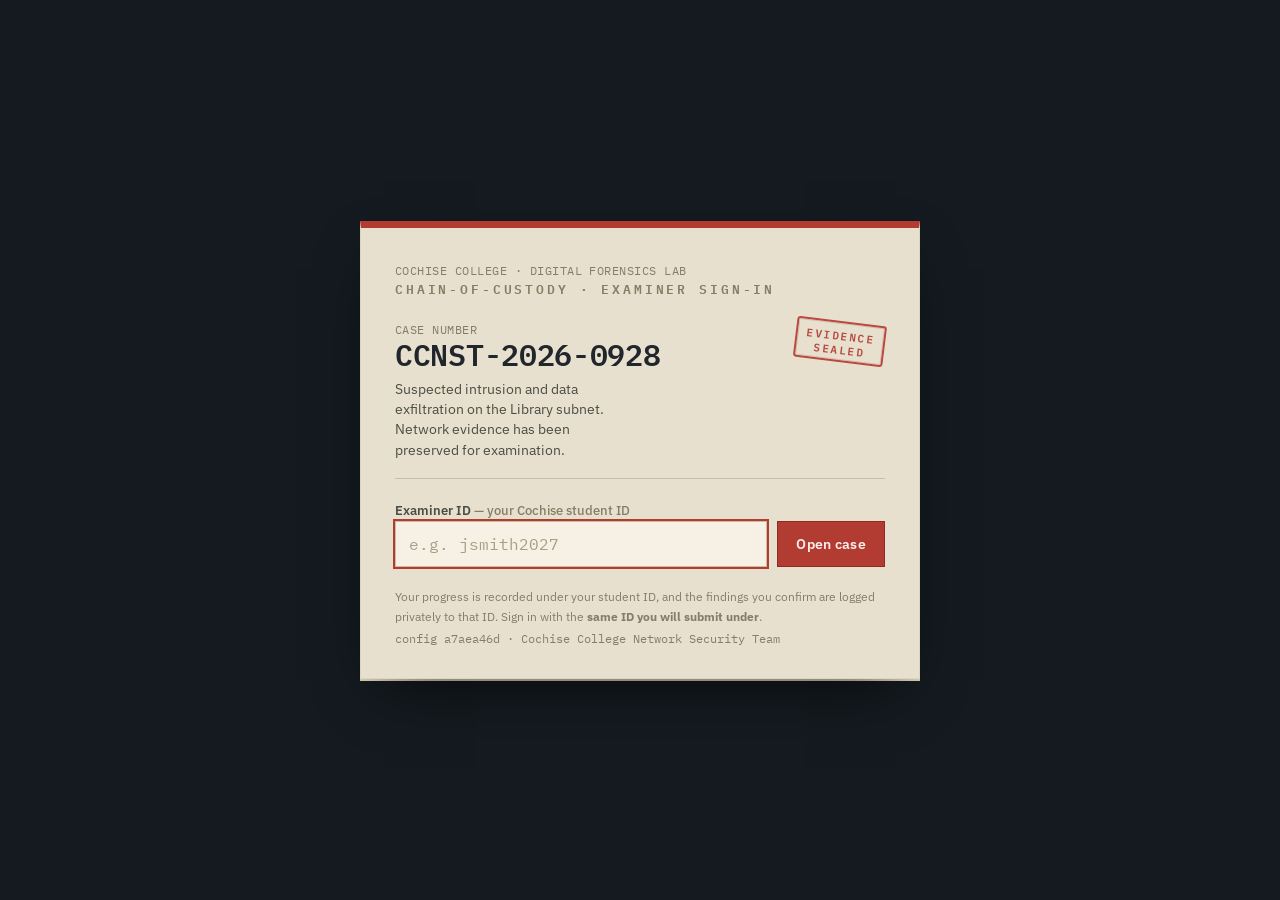
<file: midterm.html>
<!DOCTYPE html>
<html lang="en">
<head>
<meta charset="utf-8">
<meta name="viewport" content="width=device-width, initial-scale=1, viewport-fit=cover">
<title>Case CCNST-2026-0928 — Examination Console</title>
<link rel="preconnect" href="https://fonts.googleapis.com">
<link rel="preconnect" href="https://fonts.gstatic.com" crossorigin>
<link href="https://fonts.googleapis.com/css2?family=IBM+Plex+Mono:wght@400;500;600&family=IBM+Plex+Sans:wght@400;500;600;700&display=swap" rel="stylesheet">
<style>
:root{
  --console:#141a1f; --console-2:#19222a; --console-3:#0f141a; --panel:#1d2831;
  --line:#28353e; --line-2:#394b57;
  --ink:#e8eef2; --muted:#8597a4; --faint:#5c6c78;
  --paper:#e8e0ce; --paper-2:#ded5c0; --paper-ink:#20262c;
  --paper-line:#c9bea4; --paper-faint:#857d66;
  --seal:#b23b32; --seal-deep:#8d2b24;
  --active:#50b0a3; --active-dim:#2c6a63;
  --ok:#5ea06d; --warn:#c79a3c;
  --mono:"IBM Plex Mono",ui-monospace,"SF Mono",Menlo,Consolas,monospace;
  --sans:"IBM Plex Sans",system-ui,-apple-system,Segoe UI,Roboto,sans-serif;
  --safe-t:env(safe-area-inset-top,0px); --safe-b:env(safe-area-inset-bottom,0px);
}
*{box-sizing:border-box}
html{height:100%}
body{
  margin:0; min-height:100%; background:var(--console); color:var(--ink);
  font-family:var(--sans); font-size:15px; line-height:1.5;
  -webkit-font-smoothing:antialiased; text-rendering:optimizeLegibility;
  padding-top:var(--safe-t); padding-bottom:var(--safe-b);
}
button{font-family:inherit}
:focus-visible{outline:2px solid var(--active); outline-offset:2px}
a{color:var(--active)}

/* ---------------------------------------------------------------- gate */
#gate{
  min-height:calc(100vh - var(--safe-t) - var(--safe-b));
  display:flex; align-items:center; justify-content:center; padding:28px 18px;
}
.folder{
  width:100%; max-width:560px; background:var(--paper); color:var(--paper-ink);
  border:1px solid var(--paper-2); border-top:7px solid var(--seal);
  box-shadow:0 24px 60px -24px rgba(0,0,0,.7), 0 2px 0 var(--paper-2);
  padding:34px 34px 30px;
}
.folder .kraft{font-family:var(--mono); font-size:12px; letter-spacing:.04em; color:var(--paper-faint)}
.folder h1{
  font-size:13px; font-weight:600; letter-spacing:.22em; margin:0 0 22px;
  color:var(--paper-faint); font-family:var(--mono);
}
.coversheet{
  display:flex; justify-content:space-between; align-items:flex-start; gap:18px;
  padding-bottom:18px; margin-bottom:20px; border-bottom:1px solid var(--paper-line);
}
.coversheet .caseno{font-family:var(--mono); font-size:30px; font-weight:600; letter-spacing:-.01em; line-height:1.05}
.coversheet .sub{margin-top:8px; font-size:13.5px; color:#4a4d44; max-width:30ch}
.stamp{
  flex:none; transform:rotate(7deg); border:2.5px solid var(--seal); color:var(--seal);
  border-radius:3px; padding:5px 9px 4px; font-family:var(--mono); font-weight:600;
  font-size:11px; letter-spacing:.14em; text-align:center; line-height:1.25;
  box-shadow:inset 0 0 0 1px rgba(178,59,50,.25); opacity:.9;
}
.ctl{font-size:13px; color:#4a4d44; margin:16px 0 7px; font-weight:600}
.ctl span{color:var(--paper-faint); font-weight:500}
.idrow{display:flex; gap:10px}
#idInput{
  flex:1; min-width:0; font-family:var(--mono); font-size:16px; color:var(--paper-ink);
  background:#f1ebdc; border:1px solid var(--paper-line); border-radius:0; padding:12px 13px;
}
#idInput::placeholder{color:#a79e86}
#idInput:focus{outline:2px solid var(--seal); outline-offset:0; background:#f6f1e4}
.btn{
  border:1px solid var(--seal-deep); background:var(--seal); color:#fbeeec;
  font-weight:600; font-size:14px; padding:12px 18px; cursor:pointer; border-radius:0;
  letter-spacing:.02em; transition:background .14s ease;
}
.btn:hover{background:var(--seal-deep)}
.btn:disabled{opacity:.5; cursor:default}
.gatefoot{margin-top:20px; font-size:12px; color:var(--paper-faint); line-height:1.6}
.gatefoot code{font-family:var(--mono); color:#4a4d44}
.chain{display:flex; gap:7px; align-items:baseline; font-family:var(--mono); font-size:11.5px; color:var(--paper-faint); margin-top:4px}

/* ---------------------------------------------------------------- app shell */
#app{display:none; min-height:calc(100vh - var(--safe-t) - var(--safe-b)); flex-direction:column}
#app.on{display:flex}
.casebar{
  display:flex; align-items:center; gap:16px; flex-wrap:wrap;
  padding:10px 18px; background:var(--console-3); border-bottom:1px solid var(--line);
  position:sticky; top:0; z-index:20;
}
.casebar .badge{
  font-family:var(--mono); font-size:11px; font-weight:600; letter-spacing:.1em;
  color:var(--seal); border:1.5px solid var(--seal-deep); padding:3px 8px; border-radius:2px;
}
.casebar .cid{font-family:var(--mono); font-size:14px; font-weight:600}
.casebar .meta{font-size:12.5px; color:var(--muted)}
.casebar .meta b{color:var(--ink); font-weight:600}
.casebar .spacer{flex:1}
.casebar .exbtn{
  background:transparent; border:1px solid var(--line-2); color:var(--muted);
  font-family:var(--mono); font-size:12px; padding:5px 10px; cursor:pointer; border-radius:2px;
}
.casebar .exbtn:hover{color:var(--ink); border-color:var(--active-dim)}

.tabs{display:none; gap:2px; padding:8px 12px 0; background:var(--console-3); border-bottom:1px solid var(--line)}
.tabs button{
  flex:1; background:var(--console-2); color:var(--muted); border:1px solid var(--line);
  border-bottom:none; padding:10px; font-size:13px; font-weight:600; cursor:pointer;
}
.tabs button[aria-selected="true"]{background:var(--panel); color:var(--ink)}

.main{flex:1; display:grid; grid-template-columns:minmax(300px,380px) 1fr; min-height:0}
.nav{background:var(--console-2); border-right:1px solid var(--line); overflow-y:auto; padding:18px 16px 28px}
.viewerwrap{display:flex; flex-direction:column; min-width:0; background:var(--console-3)}

/* ---- objective / hint ---- */
.sect-h{
  font-family:var(--mono); font-size:11px; letter-spacing:.16em; color:var(--faint);
  font-weight:600; margin:0 0 10px;
}
.objective{
  background:var(--panel); border:1px solid var(--line-2); border-left:3px solid var(--active);
  padding:14px 15px; margin-bottom:8px;
}
.objective .step-k{font-family:var(--mono); font-size:11.5px; color:var(--active); font-weight:600; margin-bottom:5px}
.objective .title{font-weight:700; font-size:15.5px; margin-bottom:7px}
.objective .hint{font-size:13.5px; color:#cdd6dd; line-height:1.62}
.objective .ask{
  margin-top:11px; padding:9px 11px; background:var(--console-3);
  border:1px solid var(--line-2); border-radius:3px;
  font-size:13px; color:var(--ink); font-weight:500;
}
.objective .ask::before{content:"▸ "; color:var(--active)}
.objective .where{
  margin-top:11px; font-family:var(--mono); font-size:12px; color:var(--muted);
  display:flex; align-items:center; gap:7px;
}
.objective .where a{color:var(--active); cursor:pointer; text-decoration:none; border-bottom:1px dotted var(--active-dim)}
.alldone{border-left-color:var(--ok)}
.alldone .step-k{color:var(--ok)}

/* ---- steps list ---- */
.steps{list-style:none; margin:22px 0 0; padding:0}
.steps li{
  display:flex; align-items:center; gap:10px; padding:7px 8px; border-radius:3px;
  font-size:13px; color:var(--muted); cursor:default;
}
.steps li .dot{
  flex:none; width:16px; height:16px; border-radius:50%; border:1.5px solid var(--line-2);
  display:grid; place-items:center; font-size:10px; font-family:var(--mono);
}
.steps li.done{color:var(--ink)}
.steps li.done .dot{background:var(--ok); border-color:var(--ok); color:#0f141a}
.steps li.active{color:var(--ink)}
.steps li.active .dot{border-color:var(--active); box-shadow:0 0 0 3px rgba(80,176,163,.15)}
.steps li.locked{opacity:.5}
.steps li.skipped{color:var(--muted)}
.steps li.skipped .dot{border-color:var(--seal); color:var(--seal)}
.steps li .wk{margin-left:auto; font-family:var(--mono); font-size:10.5px; color:var(--faint)}
.steps li.clickable{cursor:pointer}
.steps li.clickable:hover{background:var(--console-3)}

/* ---- evidence tree ---- */
.tree{margin-top:24px}
.tree .dir{
  font-family:var(--mono); font-size:12.5px; color:var(--muted); font-weight:600;
  margin:13px 0 3px; letter-spacing:.02em;
}
.tree .file{
  display:flex; align-items:center; gap:9px; width:100%; text-align:left;
  background:none; border:none; color:#b9c6cf; font-family:var(--mono); font-size:13px;
  padding:5px 8px 5px 18px; cursor:pointer; border-radius:3px; border-left:2px solid transparent;
}
.tree .file:hover{background:var(--console-3); color:var(--ink)}
.tree .file.sel{background:var(--panel); color:var(--ink); border-left-color:var(--active)}
.tree .file .fi{color:var(--faint)}
.tree .file.sel .fi{color:var(--active)}

/* ---- viewer (paper printout) ---- */
.vhead{
  display:flex; align-items:center; gap:12px; padding:11px 18px;
  background:var(--console-2); border-bottom:1px solid var(--line); flex-wrap:wrap;
}
.vhead .path{font-family:var(--mono); font-size:13.5px; color:var(--ink); font-weight:500}
.vhead .path .pf{color:var(--faint)}
.vhead .tagn{font-family:var(--mono); font-size:11.5px; color:var(--muted); margin-left:auto}
.vhead .tagn b{color:var(--active)}
.paper{
  flex:1; overflow:auto; background:
    linear-gradient(var(--paper),var(--paper));
  margin:0;
}
.sheet{
  min-height:100%; background:var(--paper); color:var(--paper-ink);
  font-family:var(--mono); font-size:13px; line-height:1.72;
  padding:22px 26px 60px; white-space:pre; tab-size:4;
  border-left:40px solid var(--paper-2);
}
.sheet .ln{display:inline}
.empty{
  height:100%; display:grid; place-items:center; text-align:center; color:var(--muted);
  padding:40px;
}
.empty .big{font-family:var(--mono); color:var(--faint); font-size:13px; max-width:40ch; line-height:1.7}

/* candidate evidence tags inside the printout */
.tag{
  background:rgba(178,59,50,.08); border-bottom:1px solid rgba(178,59,50,.45);
  padding:0 2px; border-radius:2px; color:#7a241e;
}
.tag.got{background:rgba(94,160,109,.16); border-bottom:1px solid var(--ok); color:#2f6b3c}
.tag.got::after{content:" ✓"; color:var(--ok); font-weight:600}

/* ---- submission dock ---- */
.dock{
  background:var(--console-3); border-top:1px solid var(--line); padding:12px 18px;
  display:flex; align-items:center; gap:12px; flex-wrap:wrap; position:sticky; bottom:0; z-index:15;
}
.dock .field{display:flex; gap:9px; flex:1; min-width:260px}
#flagInput{
  flex:1; min-width:0; font-family:var(--mono); font-size:14px; color:var(--ink);
  background:var(--console); border:1px solid var(--line-2); border-radius:2px; padding:11px 13px;
}
#flagInput::placeholder{color:var(--faint)}
#flagInput:focus{border-color:var(--active); outline:none; box-shadow:0 0 0 3px rgba(80,176,163,.12)}
.sbtn{
  background:var(--active); border:1px solid var(--active-dim); color:#07110f; font-weight:700;
  padding:11px 20px; border-radius:2px; cursor:pointer; font-size:14px;
}
.sbtn:hover{background:#63c0b3}
.skipbtn{
  background:transparent; border:1px solid var(--line-2); color:var(--muted);
  padding:11px 14px; border-radius:2px; cursor:pointer; font-size:13px;
}
.skipbtn:hover{border-color:var(--active-dim); color:var(--ink)}
.skipbtn:disabled{opacity:.4; cursor:default}
.skipbtn:disabled:hover{border-color:var(--line-2); color:var(--muted)}

/* per-objective reasoning box */
.objective .reason{margin-top:12px}
.objective .reason label{
  display:block; font-family:var(--mono); font-size:10.5px; letter-spacing:.08em;
  text-transform:uppercase; color:var(--muted); margin-bottom:5px;
}
.objective .reason label span{text-transform:none; letter-spacing:0; color:var(--faint); font-weight:400}
.objective .reason textarea{
  width:100%; min-height:72px; resize:vertical; box-sizing:border-box;
  background:var(--console-3); border:1px solid var(--line-2); border-radius:3px;
  color:var(--ink); font-family:inherit; font-size:13px; line-height:1.5; padding:8px 10px;
}
.objective .reason textarea:focus{border-color:var(--active); outline:none; box-shadow:0 0 0 3px rgba(80,176,163,.12)}
.objective .reason .saved{font-family:var(--mono); font-size:10px; color:var(--active); margin-top:4px; height:12px; opacity:0; transition:opacity .2s}
.objective .reason .saved.on{opacity:.9}

/* summary box in export dialog */
.sumbox{margin:4px 0 14px}
.sumbox label{display:block; font-size:12.5px; color:var(--muted); margin-bottom:6px}
.sumbox textarea{
  width:100%; min-height:90px; resize:vertical; box-sizing:border-box;
  background:#fff; border:1px solid #d9cfb8; border-radius:4px;
  font-family:inherit; font-size:13px; line-height:1.55; padding:9px 11px; color:#2a2a28;
}
.progress{display:flex; align-items:center; gap:11px; min-width:200px}
.bar{flex:1; height:7px; background:var(--console); border:1px solid var(--line); border-radius:4px; overflow:hidden; min-width:90px}
.bar span{display:block; height:100%; width:0; background:var(--seal); transition:width .5s cubic-bezier(.2,.7,.2,1)}
.count{font-family:var(--mono); font-size:13px; color:var(--ink); font-weight:600; white-space:nowrap}
.count b{color:var(--seal)}

/* feedback line */
#feedback{
  width:100%; order:5; font-size:13.5px; min-height:0; line-height:1.55;
  padding:0; color:var(--muted); display:none;
}
#feedback.show{display:block; padding-top:3px}
#feedback.ok{color:#8fd3a0}
#feedback.nudge{color:var(--warn)}
#feedback.bad{color:#e89b94}
#feedback b{font-family:var(--mono)}

/* capture flash on the paper */
@keyframes press{0%{transform:scale(.6) rotate(-6deg);opacity:0}40%{transform:scale(1.08) rotate(-6deg);opacity:1}100%{transform:scale(1) rotate(-6deg);opacity:1}}
.flash{
  position:fixed; z-index:60; pointer-events:none; font-family:var(--mono); font-weight:600;
  color:var(--seal); border:3px solid var(--seal); border-radius:4px; padding:8px 14px;
  font-size:14px; letter-spacing:.12em; background:rgba(232,224,206,.95);
  animation:press .5s cubic-bezier(.2,.8,.2,1) both;
  top:50%; left:50%; transform:translate(-50%,-50%) rotate(-6deg);
}

footer.foot{
  padding:10px 18px calc(10px + var(--safe-b)); background:var(--console-3);
  border-top:1px solid var(--line); font-family:var(--mono); font-size:11px; color:var(--faint);
  display:flex; gap:16px; flex-wrap:wrap; align-items:center;
}
footer.foot b{color:var(--muted)}

/* ---- export dialog ---- */
dialog#export{
  border:1px solid var(--line-2); background:var(--console-2); color:var(--ink);
  max-width:560px; width:92vw; padding:0; border-radius:4px;
}
dialog#export::backdrop{background:rgba(8,11,14,.72)}
.dlg-h{padding:16px 20px; border-bottom:1px solid var(--line); display:flex; align-items:center; gap:12px}
.dlg-h h2{font-size:15px; margin:0; font-weight:700}
.dlg-h .x{margin-left:auto; background:none; border:none; color:var(--muted); font-size:20px; cursor:pointer; line-height:1}
.dlg-b{padding:18px 20px}
.dlg-b p{margin:0 0 12px; font-size:13.5px; color:var(--muted); line-height:1.6}
.dlg-b textarea{
  width:100%; height:190px; font-family:var(--mono); font-size:12px; color:var(--ink);
  background:var(--console); border:1px solid var(--line-2); border-radius:3px; padding:12px; resize:vertical;
}
.dlg-f{display:flex; gap:10px; padding:0 20px 20px; flex-wrap:wrap}
.dlg-f .btn2{
  background:var(--active); border:1px solid var(--active-dim); color:#07110f; font-weight:600;
  padding:10px 16px; border-radius:2px; cursor:pointer; font-size:13.5px;
}
.dlg-f .btn2.ghost{background:transparent; color:var(--muted); border-color:var(--line-2)}
.dlg-f .btn2.ghost:hover{color:var(--ink)}
.warnrow{
  font-size:12.5px; color:var(--warn); background:rgba(199,154,60,.08);
  border:1px solid rgba(199,154,60,.3); padding:9px 12px; border-radius:3px; margin-bottom:14px; line-height:1.55;
}

@media (max-width:860px){
  .main{grid-template-columns:1fr}
  .tabs{display:flex}
  .nav{display:none; border-right:none}
  .viewerwrap{display:none}
  body.show-nav .nav{display:block}
  body.show-viewer .viewerwrap{display:flex}
  .casebar .meta.hideable{display:none}
  .sheet{border-left-width:22px; padding:18px 16px 50px}
}
@media (prefers-reduced-motion:reduce){
  *{animation-duration:.001s !important; transition-duration:.001s !important}
}
</style>
</head>
<body>

<!-- ============================================================ GATE -->
<section id="gate">
  <div class="folder" role="dialog" aria-labelledby="gate-h">
    <div class="kraft">COCHISE COLLEGE · DIGITAL FORENSICS LAB</div>
    <h1 id="gate-h">CHAIN-OF-CUSTODY · EXAMINER SIGN-IN</h1>

    <div class="coversheet">
      <div>
        <div class="kraft">CASE NUMBER</div>
        <div class="caseno" id="g-caseno">CCNST-2026-0928</div>
        <div class="sub">Suspected intrusion and data exfiltration on the Library subnet. Network evidence has been preserved for examination.</div>
      </div>
      <div class="stamp">EVIDENCE<br>SEALED</div>
    </div>

    <label class="ctl" for="idInput">Examiner ID <span>— your Cochise student ID</span></label>
    <div class="idrow">
      <input id="idInput" type="text" autocomplete="off" spellcheck="false"
             placeholder="e.g. jsmith2027" aria-label="Your Cochise student ID">
      <button class="btn" id="signIn">Open case</button>
    </div>

    <div class="gatefoot">
      Your progress is recorded under your student ID, and the findings you confirm are logged privately to that ID. Sign in with the <b>same ID you will submit under</b>.
      <div class="chain"><span id="g-fp">config —</span><span>·</span><span id="g-team">Cochise College Network Security Team</span></div>
    </div>
  </div>
</section>

<!-- ============================================================ APP -->
<div id="app">
  <div class="casebar">
    <span class="badge">CASE OPEN</span>
    <span class="cid" id="b-cid">CCNST-2026-0928</span>
    <span class="meta hideable">Examiner <b id="b-ex">—</b></span>
    <span class="meta hideable">Incident <b id="b-date">—</b></span>
    <span class="spacer"></span>
    <button class="exbtn" id="switchEx" title="Sign in as a different examiner">switch examiner</button>
  </div>

  <div class="tabs" role="tablist">
    <button id="tab-nav" role="tab" aria-selected="true">Case &amp; evidence</button>
    <button id="tab-view" role="tab" aria-selected="false">Viewer</button>
  </div>

  <div class="main">
    <aside class="nav" id="nav">
      <div id="objective"></div>
      <ol class="steps" id="steps"></ol>
      <div class="tree" id="tree">
        <div class="sect-h">EVIDENCE TREE</div>
      </div>
    </aside>

    <section class="viewerwrap" id="viewerwrap">
      <div class="vhead">
        <span class="path" id="v-path"><span class="pf">no file open</span></span>
        <span class="tagn" id="v-tagn"></span>
      </div>
      <div class="paper" id="paper">
        <div class="empty"><div class="big" id="v-empty">Select a file from the evidence tree to examine it.<br>Your current objective points to where to look next.</div></div>
      </div>
    </section>
  </div>

  <div class="dock">
    <div class="field">
      <input id="flagInput" type="text" autocomplete="off" spellcheck="false"
             placeholder="Enter the finding your objective asks for" aria-label="Submit your finding for the current objective">
      <button class="sbtn" id="submitFlag">Submit finding</button>
      <button class="skipbtn" id="skipStep" title="Move on and come back later — your reasoning is still saved">Skip for now</button>
    </div>
    <div class="progress">
      <div class="bar" aria-hidden="true"><span id="bar"></span></div>
      <span class="count"><b id="c-found">0</b>/<span id="c-total">15</span> found</span>
    </div>
    <button class="exbtn" id="openExport" style="font-size:13px;padding:9px 14px">Export submission</button>
    <div id="feedback" role="status" aria-live="polite"></div>
  </div>

  <footer class="foot">
    <span>CASE <b id="f-cid">—</b></span>
    <span>EXAMINER <b id="f-ex">—</b></span>
    <span>CONFIG <b id="f-fp">—</b></span>
    <span style="margin-left:auto" id="f-note">Guided network-forensics examination.</span>
  </footer>
</div>

<!-- ============================================================ EXPORT -->
<dialog id="export">
  <div class="dlg-h"><h2>Export submission</h2><button class="x" id="exClose" aria-label="Close">×</button></div>
  <div class="dlg-b">
    <div class="warnrow" id="exWarn"></div>
    <p>Hand the <b>.json</b> file to your instructor as directed. It records your confirmed findings and your written reasoning for examiner <b id="ex-id-note"></b>.</p>
    <div class="sumbox">
      <label for="summaryInput">Analyst summary (optional) — in a few sentences, what happened and how you know. Included in your submission.</label>
      <textarea id="summaryInput" spellcheck="true" placeholder="e.g. A rogue host on the Library VLAN authenticated as jturner off-hours, beaconed to a C2 host, then moved ~48MB to an external bucket; I correlated the IDS alert to the firewall allow by converting MST to UTC\u2026"></textarea>
    </div>
    <textarea id="exText" readonly aria-label="Submission JSON"></textarea>
  </div>
  <div class="dlg-f">
    <button class="btn2" id="exDownload">Download .json</button>
    <button class="btn2 ghost" id="exCopy">Copy to clipboard</button>
    <button class="btn2 ghost" id="exReport">Download report (.html)</button>
  </div>
</dialog>

<script src="midterm_shared_hash.js"></script>
<script src="midterm_case.js"></script>
<script>
(function(){
  "use strict";
  var C = window.CASE;
  if(!C){ document.body.innerHTML = "<p style='font-family:monospace;padding:40px;color:#e89b94'>Could not load case.js / shared_hash.js. Keep all three files in the same folder.</p>"; return; }

  var $ = function(s){ return document.querySelector(s); };
  var state = {
    id:"", norm:"",
    flags:{},        // stepId -> this examiner's flag (recorded on a correct finding)
    captured:{},     // stepId -> true
    skipped:{},      // stepId -> true (moved past without solving)
    notes:{},        // stepId -> reasoning text (saved even when unsolved)
    summary:"",      // overall analyst summary
    reachedMax:0,    // highest objective index the examiner has reached
    activeIdx:0,     // index of current objective step
    curFile:null
  };
  var STEPS = C.STEPS, TOTAL = STEPS.length;

  /* ---------- persistence (graceful; off on file:// if blocked) ---------- */
  function storeKey(){ return "ccnst-"+C.CONFIG.CASE_ID+"-"+state.norm; }
  function save(){
    try{ localStorage.setItem(storeKey(), JSON.stringify({
      captured:state.captured, skipped:state.skipped, notes:state.notes,
      summary:state.summary, reachedMax:state.reachedMax, activeIdx:state.activeIdx
    })); }catch(e){}
  }
  function load(){
    try{
      var raw = localStorage.getItem(storeKey()); if(!raw) return;
      var d = JSON.parse(raw);
      if(d && d.captured){
        state.captured = d.captured; state.activeIdx = d.activeIdx||0;
        state.skipped = d.skipped||{}; state.notes = d.notes||{};
        state.summary = d.summary||""; state.reachedMax = d.reachedMax||0;
      }
    }catch(e){}
  }

  /* ---------------------------- gate ---------------------------- */
  function initGate(){
    $("#g-caseno").textContent = C.CONFIG.CASE_ID;
    $("#g-team").textContent = C.CONFIG.TEAM;
    $("#g-fp").textContent = "config " + C.fingerprint();
    var inp = $("#idInput");
    $("#signIn").addEventListener("click", openCase);
    inp.addEventListener("keydown", function(e){ if(e.key==="Enter") openCase(); });
    inp.focus();
  }
  function openCase(){
    var raw = $("#idInput").value;
    var n = C.norm(raw);
    if(!n){ $("#idInput").focus(); return; }
    state.id = raw.trim(); state.norm = n;
    state.flags = {};             // filled per step as findings are confirmed
    state.captured = {}; state.skipped = {}; state.notes = {};
    state.summary = ""; state.reachedMax = 0;
    state.activeIdx = 0; state.curFile = null;
    load();                       // resume if this examiner worked before
    recomputeActive();
    $("#gate").style.display = "none";
    $("#app").classList.add("on");
    bootApp();
  }

  /* ---------------------------- app boot ---------------------------- */
  function bootApp(){
    $("#b-cid").textContent = C.CONFIG.CASE_ID;
    $("#f-cid").textContent = C.CONFIG.CASE_ID;
    $("#b-date").textContent = C.CONFIG.INCIDENT_DATE;
    $("#b-ex").textContent = state.norm;
    $("#f-ex").textContent = state.norm;
    $("#f-fp").textContent = C.fingerprint();
    $("#c-total").textContent = TOTAL;
    buildTree();
    renderSteps();
    renderObjective();
    updateProgress();

    $("#submitFlag").addEventListener("click", doSubmit);
    $("#skipStep").addEventListener("click", skipStep);
    $("#flagInput").addEventListener("keydown", function(e){ if(e.key==="Enter") doSubmit(); });
    $("#switchEx").addEventListener("click", switchExaminer);
    $("#openExport").addEventListener("click", openExport);
    $("#exClose").addEventListener("click", function(){ $("#export").close(); });
    $("#exDownload").addEventListener("click", downloadJSON);
    $("#exCopy").addEventListener("click", copyJSON);
    $("#exReport").addEventListener("click", downloadReport);
    $("#summaryInput").addEventListener("input", function(){ state.summary = $("#summaryInput").value; save(); refreshExportJSON(); });
    $("#tab-nav").addEventListener("click", function(){ setTab("nav"); });
    $("#tab-view").addEventListener("click", function(){ setTab("view"); });
    $("#flagInput").focus();
  }

  function switchExaminer(){
    $("#app").classList.remove("on");
    $("#gate").style.display = "flex";
    $("#idInput").value = ""; $("#idInput").focus();
    document.body.classList.remove("show-nav","show-viewer");
  }

  /* ---------------------------- evidence tree ---------------------------- */
  function buildTree(){
    var host = $("#tree");
    host.querySelectorAll(".dir,.file").forEach(function(n){ n.remove(); });
    C.TREE.forEach(function(group){
      var d = document.createElement("div"); d.className="dir"; d.textContent = group.dir + "/";
      host.appendChild(d);
      group.files.forEach(function(path){
        var b = document.createElement("button");
        b.className = "file"; b.dataset.path = path;
        b.innerHTML = '<span class="fi">▸</span>' + path.split("/").pop();
        b.addEventListener("click", function(){ openFile(path); });
        host.appendChild(b);
      });
    });
  }

  function openFile(path){
    state.curFile = path;
    document.querySelectorAll(".tree .file").forEach(function(f){
      f.classList.toggle("sel", f.dataset.path === path);
    });
    var pf = path.split("/"); var name = pf.pop();
    $("#v-path").innerHTML = '<span class="pf">'+pf.join("/")+'/</span>'+name;
    var raw = C.renderFile(path, state.id);
    $("#paper").innerHTML = '<div class="sheet" id="sheet"></div>';
    $("#sheet").textContent = raw;
    $("#v-tagn").innerHTML = '';
    if(document.body.classList.contains("show-nav") || !document.body.classList.contains("show-viewer")){
      setTab("view");
    }
  }

  /* ---------------------------- objective + steps ---------------------------- */
  function recomputeActive(){
    // next objective = first step that is neither solved nor skipped;
    // if none, revisit the first skipped-but-unsolved; else the case is complete.
    var i = 0; while(i < TOTAL && (state.captured[STEPS[i].id] || state.skipped[STEPS[i].id])) i++;
    if(i >= TOTAL){
      i = 0; while(i < TOTAL && state.captured[STEPS[i].id]) i++; // first unsolved (a skipped one) or TOTAL
    }
    state.activeIdx = i;
    markReached();
  }
  function markReached(){
    if(state.activeIdx < TOTAL && state.activeIdx > state.reachedMax) state.reachedMax = state.activeIdx;
  }
  function openCount(){ // skipped-but-unsolved objectives still awaiting a finding
    return STEPS.filter(function(s){ return state.skipped[s.id] && !state.captured[s.id]; }).length;
  }
  function focusStep(i){        // revisit an already-reached objective
    state.activeIdx = i;
    renderSteps(); renderObjective();
    if(STEPS[i].guided && STEPS[i].file) openFile(STEPS[i].file);
  }

  function renderObjective(){
    var host = $("#objective");
    var solved = Object.keys(state.captured).length;
    if(state.activeIdx >= TOTAL){
      var open = openCount();
      host.className = "";
      host.innerHTML =
        '<div class="objective alldone">'+
          '<div class="step-k">'+(solved===TOTAL ? "CASE COMPLETE · " : "ALL OBJECTIVES REACHED · ")+solved+'/'+TOTAL+' SOLVED</div>'+
          '<div class="title">'+(solved===TOTAL ? "All findings recorded" : "Findings recorded where solved")+'</div>'+
          '<div class="hint">'+
            (open>0
              ? 'You skipped <b>'+open+'</b> objective'+(open>1?'s':'')+' — they\u2019re marked in the list above; click one to go back and try its finding. '
              : '')+
            'Write an analyst summary and export your submission from the dock below. Your reasoning on every objective is saved and included — if a finding is wrong but your logic is sound, your instructor can still award credit.'+
          '</div>'+
        '</div>';
      setAsk(null);
      return;
    }
    var s = STEPS[state.activeIdx];
    var revisiting = state.captured[s.id] || state.skipped[s.id];
    host.innerHTML =
      '<div class="objective">'+
        '<div class="step-k">OBJECTIVE '+(state.activeIdx+1)+' / '+TOTAL+' · WEEK '+s.week+
          (state.captured[s.id] ? ' · <span style="color:var(--active)">SOLVED</span>' : (state.skipped[s.id] ? ' · <span style="color:var(--seal)">SKIPPED</span>' : ''))+'</div>'+
        '<div class="title">'+esc(s.title)+'</div>'+
        '<div class="hint">'+esc(s.hint)+'</div>'+
        '<div class="ask">'+esc(s.prompt)+'</div>'+
        ((s.guided && s.file) ? '<div class="where">start here → <a data-open="'+s.file+'">'+s.file+'</a></div>' : '')+
        '<div class="reason">'+
          '<label for="noteInput">Your reasoning <span>— what did you check, and why? (counts toward your report)</span></label>'+
          '<textarea id="noteInput" spellcheck="true" placeholder="e.g. Checked dhcp.log for a lease whose MAC wasn\u2019t in the 00:1b:44 managed range\u2026"></textarea>'+
          '<div class="saved" id="noteSaved">saved</div>'+
        '</div>'+
      '</div>';
    var a = host.querySelector("[data-open]");
    if(a) a.addEventListener("click", function(){ openFile(a.dataset.open); });
    // wire the reasoning box (no re-render on input, so focus is preserved)
    var ta = $("#noteInput");
    ta.value = state.notes[s.id] || "";
    ta.addEventListener("input", function(){ onNote(s.id, ta.value); });
    setAsk(s.prompt);
  }

  var noteTimer=null;
  function onNote(stepId, val){
    state.notes[stepId] = val;
    if(noteTimer) clearTimeout(noteTimer);
    noteTimer = setTimeout(function(){
      save();
      var tag=$("#noteSaved"); if(tag){ tag.classList.add("on"); setTimeout(function(){ tag.classList.remove("on"); }, 900); }
    }, 350);
  }

  function setAsk(prompt){
    var inp = $("#flagInput"), skip = $("#skipStep");
    inp.placeholder = prompt ? prompt : "All objectives reached — nothing to submit here";
    inp.disabled = !prompt;
    if(skip) skip.disabled = !prompt;
  }

  function renderSteps(){
    var ol = $("#steps"); ol.innerHTML = "";
    STEPS.forEach(function(s, i){
      var li = document.createElement("li");
      var cls = "";
      if(state.captured[s.id]) cls = "done";
      else if(state.skipped[s.id]) cls = "skipped";
      else if(i === state.activeIdx) cls = "active";
      else if(i > state.reachedMax) cls = "locked";
      li.className = cls;
      // any reached objective (solved, skipped, or already visited) can be re-opened
      var reached = state.captured[s.id] || state.skipped[s.id] || i <= state.reachedMax;
      if(reached){ li.classList.add("clickable"); li.addEventListener("click", function(){ focusStep(i); }); }
      var mark = state.captured[s.id] ? "✓" : (state.skipped[s.id] ? "–" : "");
      li.innerHTML =
        '<span class="dot">'+mark+'</span>'+
        '<span>'+esc(s.title)+'</span>'+
        '<span class="wk">w'+s.week+'</span>';
      ol.appendChild(li);
    });
  }

  function updateProgress(){
    var n = Object.keys(state.captured).length;
    $("#c-found").textContent = n;
    $("#bar").style.width = Math.round(n/TOTAL*100)+"%";
  }

  /* ---------------------------- submission ---------------------------- */
  function doSubmit(){
    var raw = $("#flagInput").value.trim();
    if(!raw){ return; }
    if(state.activeIdx >= TOTAL){ return; }
    var fb = $("#feedback");
    var active = STEPS[state.activeIdx];
    if(state.captured[active.id]){ say(fb,"nudge","You already solved <b>"+esc(active.title)+"</b>. Pick another objective from the list, or export your submission."); clearInput(); return; }
    var res = C.check(active.id, raw);

    if(res.status === "correct"){ capture(active.id); clearInput(); return; }
    if(res.status === "decoy"){ say(fb,"nudge", esc(res.msg)); clearInput(); return; }
    say(fb,"bad","Not quite. That isn't the finding this objective is after — re-read the objective, work the evidence, and try again. (You're looking for: "+esc(active.prompt)+") You can also jot your reasoning and <b>Skip for now</b>.");
    clearInput();
  }

  function capture(stepId){
    state.captured[stepId] = true;
    delete state.skipped[stepId];
    state.flags[stepId] = state.flags[stepId] || C.flagFor(state.id, stepId);
    recomputeActive();
    renderSteps(); renderObjective(); updateProgress(); save();
    flashStamp();
    var st = stepById(stepId), fb = $("#feedback");
    var done = Object.keys(state.captured).length;
    say(fb,"ok","Correct — <b>"+esc(st.title)+"</b> recorded. "+ (state.activeIdx>=TOTAL
      ? (done===TOTAL ? "That was the last objective — the case is complete. Export your submission below."
                      : "All objectives reached. Revisit any you skipped from the list, or export below.")
      : "Next objective: <b>"+esc(STEPS[state.activeIdx].title)+"</b>."));
  }

  function skipStep(){
    if(state.activeIdx >= TOTAL) return;
    var s = STEPS[state.activeIdx];
    if(state.captured[s.id]){ return; }
    state.skipped[s.id] = true;
    recomputeActive();
    renderSteps(); renderObjective(); save();
    var fb = $("#feedback");
    say(fb,"nudge","Skipped <b>"+esc(s.title)+"</b> for now — your reasoning is saved. "+ (state.activeIdx>=TOTAL
      ? "You've reached the end; click a skipped objective in the list to come back to it."
      : "You can return to it anytime from the list."));
    clearInput();
  }

  function stepById(id){ for(var i=0;i<TOTAL;i++) if(STEPS[i].id===id) return STEPS[i]; return null; }

  function say(el, kind, html){
    el.className = "show "+kind; el.innerHTML = html;
  }
  function clearInput(blurKeep){ $("#flagInput").value=""; $("#flagInput").focus(); }

  function flashStamp(){
    var f = document.createElement("div");
    f.className = "flash"; f.textContent = "FINDING LOGGED";
    document.body.appendChild(f);
    setTimeout(function(){ f.remove(); }, 650);
  }

  /* ---------------------------- export ---------------------------- */
  function buildSubmission(){
    var flags = {}, steps = {};
    STEPS.forEach(function(s){
      if(state.captured[s.id]) flags[s.id] = C.flagFor(state.id, s.id);
      var note = (state.notes[s.id]||"").trim();
      if(state.captured[s.id] || state.skipped[s.id] || note){
        steps[s.id] = {
          title: s.title, week: s.week,
          solved: !!state.captured[s.id],
          skipped: !!state.skipped[s.id] && !state.captured[s.id],
          reasoning: note
        };
      }
    });
    return {
      student_id: state.id,
      case_id: C.CONFIG.CASE_ID,
      team: C.CONFIG.TEAM,
      generated: new Date().toISOString(),
      captured: Object.keys(flags).length,
      total: TOTAL,
      flags: flags,
      report: { summary: (state.summary||"").trim(), steps: steps }
    };
  }
  function refreshExportJSON(){ $("#exText").value = JSON.stringify(buildSubmission(), null, 2); }
  function openExport(){
    var sub = buildSubmission();
    $("#summaryInput").value = state.summary || "";
    $("#exText").value = JSON.stringify(sub, null, 2);
    $("#ex-id-note").textContent = state.norm;
    var n = sub.captured, w = $("#exWarn");
    var noted = Object.keys(sub.report.steps).filter(function(k){ return sub.report.steps[k].reasoning; }).length;
    if(n < TOTAL){
      w.style.display="block";
      w.innerHTML = "You have <b>"+n+" of "+TOTAL+"</b> findings recorded"+(noted?(" and reasoning on <b>"+noted+"</b> objective"+(noted>1?"s":"")):"")+". You can hand this in as-is — your instructor can award credit for sound reasoning on objectives you didn't fully solve.";
    } else { w.style.display="none"; }
    var dlg = $("#export");
    if(typeof dlg.showModal === "function") dlg.showModal(); else dlg.setAttribute("open","");
  }
  function fileName(){ return "submission_"+state.norm+"_"+C.CONFIG.CASE_ID+".json"; }
  function downloadJSON(){
    refreshExportJSON();
    var blob = new Blob([$("#exText").value], {type:"application/json"});
    var a = document.createElement("a");
    a.href = URL.createObjectURL(blob); a.download = fileName();
    document.body.appendChild(a); a.click();
    setTimeout(function(){ URL.revokeObjectURL(a.href); a.remove(); }, 100);
  }
  function copyJSON(){
    refreshExportJSON();
    var t = $("#exText"); t.select();
    try{ navigator.clipboard.writeText(t.value); }catch(e){ try{ document.execCommand("copy"); }catch(_){} }
    var b = $("#exCopy"), old = b.textContent; b.textContent = "Copied ✓";
    setTimeout(function(){ b.textContent = old; }, 1400);
  }
  function downloadReport(){
    var sub = buildSubmission(), esc2 = function(x){ return String(x==null?"":x).replace(/&/g,"&amp;").replace(/</g,"&lt;").replace(/>/g,"&gt;"); };
    var rows = STEPS.map(function(s,i){
      var r = sub.report.steps[s.id];
      var status = r && r.solved ? '<span style="color:#1f7a5c">Solved</span>'
                 : (r && r.skipped ? '<span style="color:#b4472e">Skipped</span>'
                 : '<span style="color:#8a8275">Not reached</span>');
      var reason = r && r.reasoning ? esc2(r.reasoning) : '<em style="color:#a79e86">(no reasoning recorded)</em>';
      return '<tr><td class="n">'+(i+1)+'</td><td><b>'+esc2(s.title)+'</b><div class="wk">week '+s.week+' · '+esc2(s.skill)+'</div></td>'+
             '<td class="st">'+status+'</td><td class="rz">'+reason+'</td></tr>';
    }).join("");
    var html =
'<!doctype html><html><head><meta charset="utf-8"><title>Investigation report — '+esc2(sub.student_id)+'</title>'+
'<style>body{font:14px/1.6 -apple-system,Segoe UI,Roboto,sans-serif;max-width:860px;margin:32px auto;padding:0 18px;color:#23241f}'+
'h1{font-size:20px;margin:0 0 2px}.sub{color:#6b6459;font-size:13px;margin-bottom:18px}'+
'table{border-collapse:collapse;width:100%;margin-top:10px}td,th{border:1px solid #e4ddce;padding:8px 10px;vertical-align:top;text-align:left}'+
'th{background:#f4efe3;font-size:12px;text-transform:uppercase;letter-spacing:.04em}'+
'.n{width:28px;color:#8a8275}.st{width:92px}.wk{color:#8a8275;font-size:11.5px;font-weight:400;margin-top:2px}'+
'.rz{white-space:pre-wrap}.summary{margin:20px 0;padding:12px 14px;background:#f8f5ec;border:1px solid #e4ddce;border-radius:4px;white-space:pre-wrap}'+
'</style></head><body>'+
'<h1>Network Forensics — Investigation Report</h1>'+
'<div class="sub">Examiner <b>'+esc2(sub.student_id)+'</b> · Case '+esc2(sub.case_id)+' · '+sub.captured+'/'+sub.total+' findings solved · generated '+esc2(sub.generated)+'</div>'+
'<h3>Analyst summary</h3><div class="summary">'+(sub.report.summary?esc2(sub.report.summary):'<em style="color:#a79e86">(no summary written)</em>')+'</div>'+
'<h3>Objectives &amp; reasoning</h3>'+
'<table><tr><th class="n">#</th><th>Objective</th><th>Status</th><th>Reasoning (examiner\u2019s own words)</th></tr>'+rows+'</table>'+
'<p style="color:#8a8275;font-size:12px;margin-top:18px">This readable report is for your records. Hand in the <b>.json</b> submission for grading.</p>'+
'</body></html>';
    var blob = new Blob([html], {type:"text/html"});
    var a = document.createElement("a");
    a.href = URL.createObjectURL(blob); a.download = "report_"+state.norm+"_"+C.CONFIG.CASE_ID+".html";
    document.body.appendChild(a); a.click();
    setTimeout(function(){ URL.revokeObjectURL(a.href); a.remove(); }, 100);
  }

  /* ---------------------------- mobile tabs ---------------------------- */
  function setTab(which){
    var nav = which==="nav";
    $("#tab-nav").setAttribute("aria-selected", nav?"true":"false");
    $("#tab-view").setAttribute("aria-selected", nav?"false":"true");
    document.body.classList.toggle("show-nav", nav);
    document.body.classList.toggle("show-viewer", !nav);
  }

  function esc(s){ return String(s).replace(/&/g,"&amp;").replace(/</g,"&lt;").replace(/>/g,"&gt;"); }

  initGate();
})();
</script>
</body>
</html>
</file>
<file: week-10-quiet-callback/styles.css>
:root{color-scheme:dark;--bg:#0b1219;--panel:#121e29;--border:#2b4050;--text:#e8f0f3;--muted:#adc0cc;--accent:#8ce1d0;--gold:#eac88a;font-family:system-ui,-apple-system,BlinkMacSystemFont,"Segoe UI",sans-serif;font-size:15px}*{box-sizing:border-box}body{margin:0;background:var(--bg);color:var(--text);line-height:1.55}header,main,footer{max-width:1600px;margin:auto;padding:28px 36px}.masthead{display:flex;align-items:center;justify-content:space-between;border-bottom:1px solid var(--border);gap:20px}h1{font-size:clamp(2rem,4vw,3.4rem);letter-spacing:-.055em;line-height:1.1;margin:8px 0}h2{font-size:1.35rem;letter-spacing:-.02em;margin:3px 0 14px}h3{font-size:1rem;margin:0 0 8px}.dot{color:var(--accent)}p{margin:8px 0 14px}.eyebrow{font-size:.72rem;letter-spacing:.15em;font-weight:750;color:var(--accent);margin:0}.subtitle,.muted,.hint{color:var(--muted)}.subtitle{margin:10px 0 0}.hint{font-size:.81rem}.badge{display:inline-block;border:1px solid var(--border);padding:5px 9px;border-radius:5px;font-size:.7rem;letter-spacing:.08em;white-space:nowrap;color:var(--accent)}.panel{background:var(--panel);border:1px solid var(--border);border-radius:12px;padding:23px;margin-bottom:20px}.brief{display:grid;grid-template-columns:1.5fr 1fr;gap:55px;margin-top:20px;padding:36px}.brief form{align-self:center}.layout{display:grid;grid-template-columns:minmax(0,1.8fr) minmax(340px,1fr);gap:22px}.evidence-column,.writing-column{min-width:0}.toolbar{display:flex;align-items:center;flex-wrap:wrap;justify-content:space-between;gap:10px}.clock{font-family:ui-monospace,Consolas,monospace;font-size:2rem;margin-right:15px}label,legend{display:block;font-size:.82rem;font-weight:650;margin:12px 0 5px}input,select,textarea,button{font:inherit}input,select,textarea{width:100%;padding:9px 10px;background:#0c1720;border:1px solid #486071;color:var(--text);border-radius:5px}textarea{resize:vertical;min-height:65px}button{background:#233c4c;color:var(--text);border:1px solid #4a6879;border-radius:6px;padding:9px 14px;cursor:pointer;font-size:.84rem;font-weight:650}button:hover{background:#335367}button.primary{background:var(--accent);border-color:var(--accent);color:#0a2b29}button.primary:hover{background:#b0f1e4}button.quiet{background:transparent}button:disabled{opacity:.5;cursor:not-allowed}button:focus-visible,input:focus-visible,select:focus-visible,textarea:focus-visible,[tabindex]:focus-visible{outline:3px solid var(--gold);outline-offset:3px}.controls{display:flex;align-items:center;flex-wrap:wrap;gap:8px;margin-top:10px}.controls label{margin:0}.controls select{width:auto}progress{width:100%;height:5px;accent-color:var(--accent)}.full{width:100%;margin:0}.section-heading{display:flex;justify-content:space-between;gap:10px;align-items:center}.tabs{display:flex;gap:4px;overflow:auto;border-bottom:1px solid var(--border);padding-bottom:10px}.tabs button{border:none;background:transparent;white-space:nowrap;color:var(--muted)}.tabs button[aria-selected=true]{background:#29483f;color:#b3f6e4}.filters{display:grid;grid-template-columns:repeat(3,minmax(0,1fr));gap:0 10px;align-items:end;margin:10px 0}.filters button{margin-bottom:1px;min-height:42px}.table-scroll{overflow:auto;max-height:480px;border:1px solid var(--border);border-radius:6px}table{border-collapse:collapse;width:100%;font-size:.78rem;text-align:left}th{position:sticky;top:0;background:#203240;color:#bed0db;white-space:nowrap;z-index:1}th,td{padding:10px;border-bottom:1px solid var(--border);vertical-align:top}td:first-child,td:nth-child(2){white-space:nowrap}td:last-child{min-width:230px}tbody tr:nth-child(even){background:#162531}td button{font-family:ui-monospace,monospace;font-size:.75rem;padding:3px 5px;color:var(--accent);background:transparent}fieldset{border:1px solid var(--border);border-radius:5px;padding:8px 12px;margin:12px 0}.checks{display:flex;gap:7px 15px;flex-wrap:wrap}.checks label{display:flex;gap:5px;align-items:center;margin:3px 0;font-weight:400}.checks input{width:auto}.entry,.checkpoint,.request{border-top:1px solid var(--border);padding:17px 0 3px;margin-top:16px;overflow-wrap:anywhere}.entry p,.request p{white-space:pre-wrap;font-size:.86rem}.entry .meta{font-size:.75rem;color:var(--accent)}.entry button{margin-right:7px}.locked{color:var(--muted)}output{display:block;margin-top:14px;color:var(--accent);white-space:pre-wrap}.error{color:#ffd39e}footer{font-size:.8rem;color:var(--muted);text-align:center;border-top:1px solid var(--border);margin-top:15px}[hidden]{display:none!important}@media(max-width:1050px){.layout{grid-template-columns:1fr}.brief{gap:25px}.writing-column{display:grid;grid-template-columns:1fr 1fr;gap:20px}.masthead{align-items:flex-start;flex-direction:column}}@media(max-width:700px){header,main,footer{padding:20px 16px}.panel{padding:17px}.brief,.writing-column{display:block}.filters{grid-template-columns:1fr 1fr}.brief form{margin-top:25px}.section-heading{align-items:flex-start;flex-direction:column}.toolbar .controls{width:100%}h1{font-size:2.7rem}}@media print{body{background:white;color:black}.masthead,.toolbar,.evidence-column,#note-form,.controls,footer,button{display:none}.layout,.writing-column{display:block}.panel{background:white;border:1px solid #777;color:black;break-inside:avoid}textarea{color:black;background:white}}
</file>
